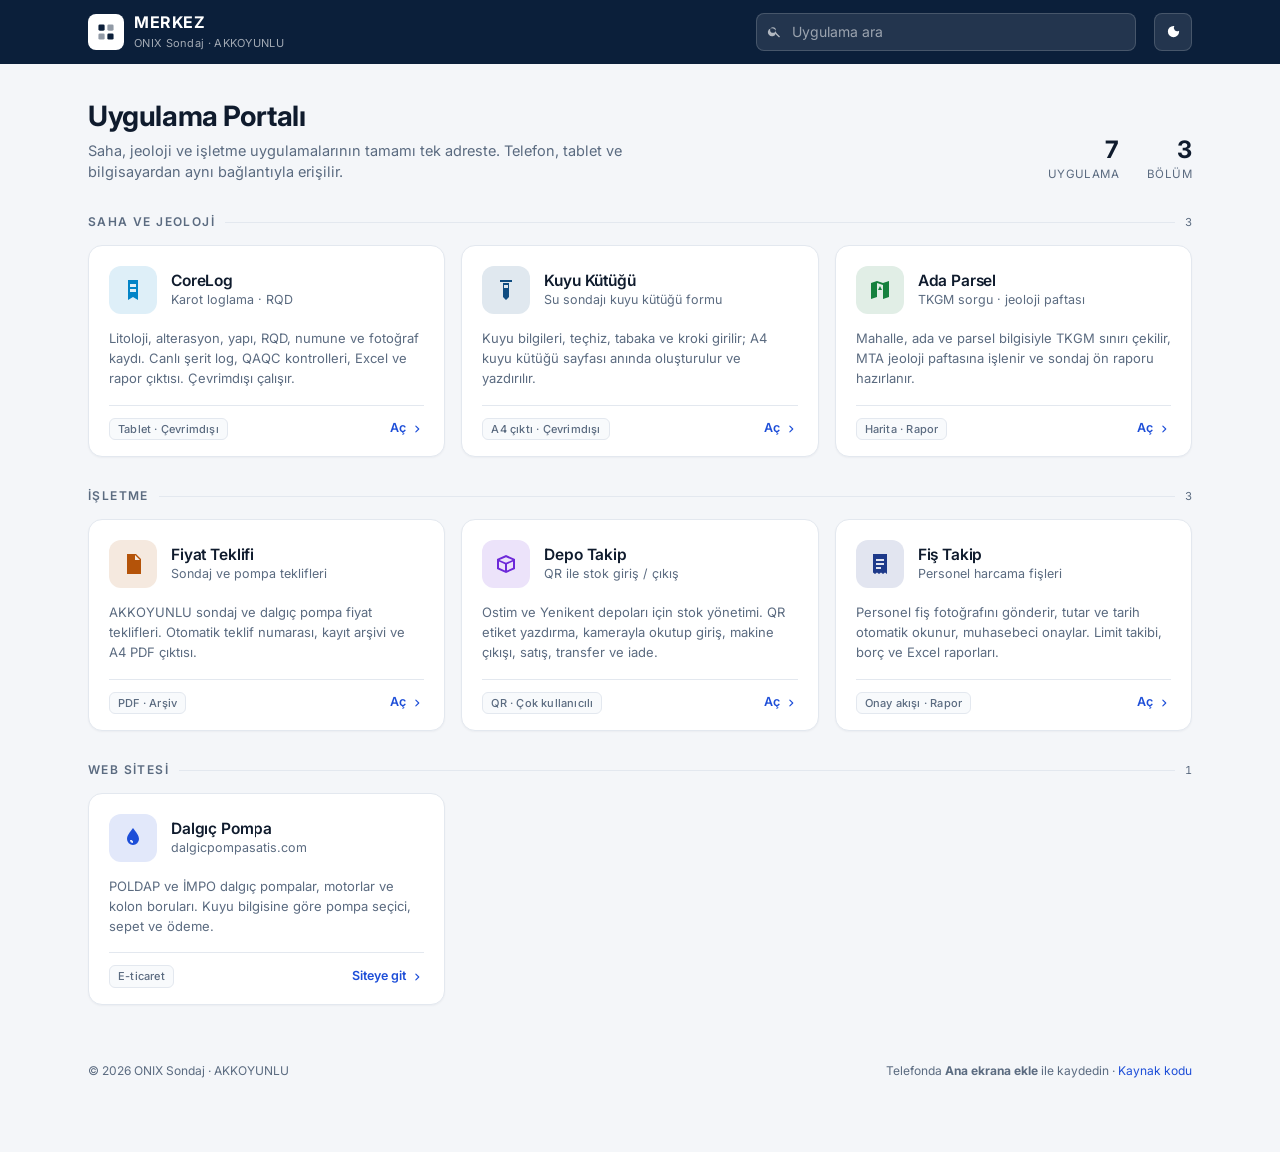
<file: index.html>
<!DOCTYPE html>
<html lang="tr">
<head>
<meta charset="UTF-8">
<meta name="viewport" content="width=device-width, initial-scale=1, viewport-fit=cover">
<meta name="theme-color" content="#0b1f3a">
<meta name="apple-mobile-web-app-capable" content="yes">
<meta name="apple-mobile-web-app-title" content="MERKEZ">
<title>MERKEZ — Uygulama Portalı</title>
<link rel="icon" href="data:image/svg+xml,%3Csvg xmlns='http://www.w3.org/2000/svg' viewBox='0 0 32 32'%3E%3Crect width='32' height='32' rx='7' fill='%230b1f3a'/%3E%3Crect x='7' y='7' width='8' height='8' rx='1.5' fill='%23ffffff'/%3E%3Crect x='17' y='7' width='8' height='8' rx='1.5' fill='%23ffffff' opacity='.55'/%3E%3Crect x='7' y='17' width='8' height='8' rx='1.5' fill='%23ffffff' opacity='.55'/%3E%3Crect x='17' y='17' width='8' height='8' rx='1.5' fill='%23ffffff'/%3E%3C/svg%3E">
<link rel="preconnect" href="https://fonts.googleapis.com">
<link rel="preconnect" href="https://fonts.gstatic.com" crossorigin>
<link href="https://fonts.googleapis.com/css2?family=Inter:wght@400;500;600;700&display=swap" rel="stylesheet">
<script>try{var th=localStorage.getItem("merkez.theme");if(th==="dark"||th==="light")document.documentElement.dataset.theme=th;}catch(e){}</script>
<style>
:root{
  --bg:#f4f6f9;--panel:#ffffff;--line:#e3e8ef;--line-2:#d5dce6;--text:#0f1b2d;--muted:#5b6b80;--soft:#f8fafc;
  --navy:#0b1f3a;--navy-2:#122b4f;--accent:#1d4ed8;--accent-soft:#e8efff;
  --shadow:0 1px 2px rgba(15,27,45,.04);
  --shadow-hover:0 10px 24px -14px rgba(15,27,45,.28);
}
@media (prefers-color-scheme: dark){
  :root:not([data-theme="light"]){
    --bg:#0c1220;--panel:#121a2b;--line:#1f2a3d;--line-2:#2a3750;--text:#e6ebf2;--muted:#8d9bb0;--soft:#0f1626;
    --navy:#0a1730;--navy-2:#0f2140;--accent:#7aa2ff;--accent-soft:#182642;
    --shadow:0 1px 2px rgba(0,0,0,.3);--shadow-hover:0 12px 28px -14px rgba(0,0,0,.7);
  }
}
:root[data-theme="dark"]{
  --bg:#0c1220;--panel:#121a2b;--line:#1f2a3d;--line-2:#2a3750;--text:#e6ebf2;--muted:#8d9bb0;--soft:#0f1626;
  --navy:#0a1730;--navy-2:#0f2140;--accent:#7aa2ff;--accent-soft:#182642;
  --shadow:0 1px 2px rgba(0,0,0,.3);--shadow-hover:0 12px 28px -14px rgba(0,0,0,.7);
}
*{box-sizing:border-box}
html,body{margin:0;background:var(--bg);color:var(--text);font:14px/1.5 Inter,system-ui,-apple-system,"Segoe UI",Roboto,sans-serif;-webkit-text-size-adjust:100%;-webkit-font-smoothing:antialiased}
a{color:inherit;text-decoration:none}
svg{display:block}

/* ---------- Üst bar ---------- */
.top{position:sticky;top:0;z-index:5;background:var(--navy);color:#fff}
.top-in{max-width:1160px;margin:0 auto;padding:10px 16px;display:flex;align-items:center;gap:12px}
.brand{display:flex;align-items:center;gap:10px;flex:none}
.brand .mark{width:30px;height:30px;border-radius:7px;background:#fff;display:grid;place-items:center;flex:none}
.brand .mark svg{width:18px;height:18px}
.brand .t{font-weight:700;font-size:15px;letter-spacing:.6px;line-height:1.1}
.brand .s{display:none;font-size:11px;color:rgba(255,255,255,.62);letter-spacing:.3px;margin-top:2px}
.search{flex:1;min-width:0;display:flex;align-items:center;gap:8px;background:rgba(255,255,255,.1);border:1px solid rgba(255,255,255,.16);border-radius:8px;padding:0 10px;height:36px;transition:background .15s,border-color .15s}
.search:focus-within{background:rgba(255,255,255,.16);border-color:rgba(255,255,255,.4)}
.search input{flex:1;border:0;background:transparent;color:#fff;font:inherit;font-size:14px;outline:none;min-width:0}
.search input::placeholder{color:rgba(255,255,255,.55)}
.search svg{width:15px;height:15px;fill:rgba(255,255,255,.65);flex:none}
.icon-btn{height:36px;width:36px;flex:none;border:1px solid rgba(255,255,255,.16);background:rgba(255,255,255,.1);border-radius:8px;color:#fff;cursor:pointer;display:inline-flex;align-items:center;justify-content:center;padding:0}
.icon-btn:hover{background:rgba(255,255,255,.18)}
.icon-btn svg{width:15px;height:15px;fill:currentColor}

/* ---------- İçerik ---------- */
.wrap{max-width:1160px;margin:0 auto;padding:16px 16px 48px}
.hero{display:none}
.sec{display:flex;align-items:center;gap:10px;margin:18px 0 10px}
.sec:first-of-type{margin-top:2px}
.sec h2{margin:0;font-size:11px;letter-spacing:1.4px;text-transform:uppercase;color:var(--muted);font-weight:600;white-space:nowrap}
.sec .rule{flex:1;height:1px;background:var(--line)}
.sec .n{font-size:11px;color:var(--muted);font-variant-numeric:tabular-nums}

.grid{display:grid;grid-template-columns:repeat(3,1fr);gap:8px}
.tile{position:relative;background:var(--panel);border:1px solid var(--line);border-radius:12px;padding:12px 6px 10px;display:flex;flex-direction:column;align-items:center;text-align:center;gap:5px;box-shadow:var(--shadow);transition:transform .12s,border-color .12s,box-shadow .12s}
.tile:active{transform:scale(.97)}
.tile.hide{display:none}
.tile .main{position:absolute;inset:0;border-radius:inherit;z-index:1}
.ic{width:44px;height:44px;border-radius:11px;display:grid;place-items:center;flex:none;color:var(--c);background:color-mix(in srgb,var(--c) 13%,var(--panel))}
.ic svg{width:22px;height:22px;fill:currentColor}
.tile h3{margin:2px 0 0;font-size:12.5px;line-height:1.2;font-weight:600}
.tile .sub{color:var(--muted);font-size:10.5px;line-height:1.3}
.tile .desc,.tile .foot-row{display:none}
.empty{display:none;text-align:center;color:var(--muted);padding:30px 0;font-size:13px}
.foot{margin-top:28px;color:var(--muted);font-size:11.5px;text-align:center;line-height:1.6}
.foot span{display:block}
.foot a{color:var(--accent)}

/* ---------- Masaüstü ---------- */
@media (min-width:720px){
  .top-in{padding:12px 28px;gap:18px}
  .brand .mark{width:36px;height:36px;border-radius:8px}
  .brand .mark svg{width:22px;height:22px}
  .brand .t{font-size:16px}
  .brand .s{display:block}
  .search{max-width:380px;margin-left:auto;height:38px}
  .icon-btn{height:38px;width:38px}

  .wrap{padding:36px 28px 72px}
  .hero{display:flex;align-items:flex-end;justify-content:space-between;gap:24px;margin:0 0 30px}
  .hero h1{margin:0;font-size:28px;line-height:1.15;font-weight:700;letter-spacing:-.4px}
  .hero p{margin:8px 0 0;color:var(--muted);font-size:14.5px;max-width:560px}
  .hero .stats{display:flex;gap:28px}
  .hero .stat{text-align:right}
  .hero .stat b{display:block;font-size:24px;line-height:1;font-weight:700;letter-spacing:-.4px}
  .hero .stat span{font-size:11.5px;color:var(--muted);letter-spacing:.4px;text-transform:uppercase}

  .sec{margin:30px 0 14px}
  .sec h2{font-size:12px}
  .grid{grid-template-columns:repeat(auto-fill,minmax(340px,1fr));gap:16px}
  .tile{flex-direction:column;align-items:stretch;text-align:left;padding:20px 20px 16px;gap:0;border-radius:14px}
  .tile:hover{border-color:var(--line-2);box-shadow:var(--shadow-hover);transform:translateY(-2px)}
  .tile .head{display:flex;align-items:center;gap:14px}
  .ic{width:48px;height:48px;border-radius:12px}
  .ic svg{width:24px;height:24px}
  .tile .body{flex:1;min-width:0;display:flex;flex-direction:column;gap:2px}
  .tile h3{font-size:15.5px;margin:0;letter-spacing:-.15px}
  .tile .sub{font-size:12.5px}
  .tile .desc{display:block;font-size:13px;color:var(--muted);line-height:1.55;margin:14px 0 0}
  .tile .foot-row{display:flex;align-items:center;justify-content:space-between;margin-top:16px;padding-top:12px;border-top:1px solid var(--line)}
  .tile .badge{font-size:11px;font-weight:500;color:var(--muted);background:var(--soft);border:1px solid var(--line);border-radius:6px;padding:2px 8px;letter-spacing:.2px}
  .tile .go{display:inline-flex;align-items:center;gap:4px;font-size:12.5px;font-weight:600;color:var(--accent)}
  .tile .go svg{width:14px;height:14px;fill:currentColor;transition:transform .15s}
  .tile:hover .go svg{transform:translateX(3px)}
  .foot{margin-top:56px;display:flex;justify-content:space-between;text-align:left;font-size:12px}
  .foot span{display:inline}
}
</style>
</head>
<body>
<header class="top">
  <div class="top-in">
    <a class="brand" href="./" aria-label="MERKEZ">
      <span class="mark"><svg viewBox="0 0 32 32" aria-hidden="true"><rect x="5" y="5" width="9" height="9" rx="2" fill="#0b1f3a"/><rect x="18" y="5" width="9" height="9" rx="2" fill="#0b1f3a" opacity=".45"/><rect x="5" y="18" width="9" height="9" rx="2" fill="#0b1f3a" opacity=".45"/><rect x="18" y="18" width="9" height="9" rx="2" fill="#0b1f3a"/></svg></span>
      <span><span class="t">MERKEZ</span><span class="s">ONIX Sondaj · AKKOYUNLU</span></span>
    </a>
    <label class="search">
      <svg viewBox="0 0 24 24"><path d="M15.5 14h-.8l-.3-.3A6.5 6.5 0 1 0 14 15.5l.3.3v.8l5 5 1.5-1.5-5-5zm-6 0a4.5 4.5 0 1 1 0-9 4.5 4.5 0 0 1 0 9z"/></svg>
      <input id="q" type="search" placeholder="Uygulama ara" autocomplete="off">
    </label>
    <button class="icon-btn" id="theme" title="Açık / koyu tema" aria-label="Tema"><svg viewBox="0 0 24 24"><path d="M12 3a9 9 0 1 0 9 9c0-.5 0-.9-.1-1.3A5.5 5.5 0 0 1 13.3 3.1 9 9 0 0 0 12 3z"/></svg></button>
  </div>
</header>

<main class="wrap">
  <div class="hero">
    <div>
      <h1>Uygulama Portalı</h1>
      <p>Saha, jeoloji ve işletme uygulamalarının tamamı tek adreste. Telefon, tablet ve bilgisayardan aynı bağlantıyla erişilir.</p>
    </div>
    <div class="stats">
      <div class="stat"><b>7</b><span>Uygulama</span></div>
      <div class="stat"><b>3</b><span>Bölüm</span></div>
    </div>
  </div>

  <div class="sec"><h2>Saha ve Jeoloji</h2><span class="rule"></span><span class="n">3</span></div>
  <div class="grid">

    <div class="tile" data-k="corelog karot loglama rqd jeoteknik numune qaqc litoloji tablet">
      <a class="main" href="apps/corelog/" aria-label="CoreLog"></a>
      <div class="head">
        <div class="ic" style="--c:#0284c7"><svg viewBox="0 0 24 24"><path d="M7 2h10v20l-5-3-5 3zM9 6v3h6V6zm0 5v3h6v-3z"/></svg></div>
        <div class="body"><h3>CoreLog</h3><div class="sub">Karot loglama · RQD</div></div>
      </div>
      <div class="desc">Litoloji, alterasyon, yapı, RQD, numune ve fotoğraf kaydı. Canlı şerit log, QAQC kontrolleri, Excel ve rapor çıktısı. Çevrimdışı çalışır.</div>
      <div class="foot-row"><span class="badge">Tablet · Çevrimdışı</span><span class="go">Aç <svg viewBox="0 0 24 24"><path d="M9.3 6.3a1 1 0 0 1 1.4 0l5 5a1 1 0 0 1 0 1.4l-5 5a1 1 0 0 1-1.4-1.4L13.6 12 9.3 7.7a1 1 0 0 1 0-1.4z"/></svg></span></div>
    </div>

    <div class="tile" data-k="kuyu kütüğü kutugu otomasyon su sondaj a4 form">
      <a class="main" href="apps/kuyu-kutugu/" aria-label="Kuyu Kütüğü"></a>
      <div class="head">
        <div class="ic" style="--c:#0f4c81"><svg viewBox="0 0 24 24"><path d="M6 2h12v2H6zm3 3h6v14l-3 3-3-3zm1 2v3h4V7z"/></svg></div>
        <div class="body"><h3>Kuyu Kütüğü</h3><div class="sub">Su sondajı kuyu kütüğü formu</div></div>
      </div>
      <div class="desc">Kuyu bilgileri, teçhiz, tabaka ve kroki girilir; A4 kuyu kütüğü sayfası anında oluşturulur ve yazdırılır.</div>
      <div class="foot-row"><span class="badge">A4 çıktı · Çevrimdışı</span><span class="go">Aç <svg viewBox="0 0 24 24"><path d="M9.3 6.3a1 1 0 0 1 1.4 0l5 5a1 1 0 0 1 0 1.4l-5 5a1 1 0 0 1-1.4-1.4L13.6 12 9.3 7.7a1 1 0 0 1 0-1.4z"/></svg></span></div>
    </div>

    <div class="tile" data-k="ada parsel tkgm tapu pafta jeoloji harita sondaj raporu">
      <a class="main" href="apps/ada-parsel/" aria-label="Ada Parsel"></a>
      <div class="head">
        <div class="ic" style="--c:#15803d"><svg viewBox="0 0 24 24"><path d="M3 5l6-2 6 2 6-2v16l-6 2-6-2-6 2zm6 0v14l6 2V7zM12 8l2 4h-4z"/></svg></div>
        <div class="body"><h3>Ada Parsel</h3><div class="sub">TKGM sorgu · jeoloji paftası</div></div>
      </div>
      <div class="desc">Mahalle, ada ve parsel bilgisiyle TKGM sınırı çekilir, MTA jeoloji paftasına işlenir ve sondaj ön raporu hazırlanır.</div>
      <div class="foot-row"><span class="badge">Harita · Rapor</span><span class="go">Aç <svg viewBox="0 0 24 24"><path d="M9.3 6.3a1 1 0 0 1 1.4 0l5 5a1 1 0 0 1 0 1.4l-5 5a1 1 0 0 1-1.4-1.4L13.6 12 9.3 7.7a1 1 0 0 1 0-1.4z"/></svg></span></div>
    </div>
  </div>

  <div class="sec"><h2>İşletme</h2><span class="rule"></span><span class="n">3</span></div>
  <div class="grid">

    <div class="tile" data-k="fiyat teklifi akkoyunlu sondaj pompa pdf teklif">
      <a class="main" href="https://onixsondaj.github.io/fiyat-teklifi/" aria-label="Fiyat Teklifi"></a>
      <div class="head">
        <div class="ic" style="--c:#b45309"><svg viewBox="0 0 24 24"><path d="M6 2h9l5 5v15H6zm8 1v5h5zM8 12h8v2H8zm0 4h8v2H8z"/></svg></div>
        <div class="body"><h3>Fiyat Teklifi</h3><div class="sub">Sondaj ve pompa teklifleri</div></div>
      </div>
      <div class="desc">AKKOYUNLU sondaj ve dalgıç pompa fiyat teklifleri. Otomatik teklif numarası, kayıt arşivi ve A4 PDF çıktısı.</div>
      <div class="foot-row"><span class="badge">PDF · Arşiv</span><span class="go">Aç <svg viewBox="0 0 24 24"><path d="M9.3 6.3a1 1 0 0 1 1.4 0l5 5a1 1 0 0 1 0 1.4l-5 5a1 1 0 0 1-1.4-1.4L13.6 12 9.3 7.7a1 1 0 0 1 0-1.4z"/></svg></span></div>
    </div>

    <div class="tile" data-k="depo takip stok qr ostim yenikent malzeme">
      <a class="main" href="https://onixsondaj.github.io/depo-takip-/" aria-label="Depo Takip"></a>
      <div class="head">
        <div class="ic" style="--c:#6d28d9"><svg viewBox="0 0 24 24"><path d="M3 7l9-4 9 4v10l-9 4-9-4zm9-1.8L5.5 8 12 10.8 18.5 8zM5 9.6v6.2l6 2.7v-6.2zm14 0-6 2.7v6.2l6-2.7z"/></svg></div>
        <div class="body"><h3>Depo Takip</h3><div class="sub">QR ile stok giriş / çıkış</div></div>
      </div>
      <div class="desc">Ostim ve Yenikent depoları için stok yönetimi. QR etiket yazdırma, kamerayla okutup giriş, makine çıkışı, satış, transfer ve iade.</div>
      <div class="foot-row"><span class="badge">QR · Çok kullanıcılı</span><span class="go">Aç <svg viewBox="0 0 24 24"><path d="M9.3 6.3a1 1 0 0 1 1.4 0l5 5a1 1 0 0 1 0 1.4l-5 5a1 1 0 0 1-1.4-1.4L13.6 12 9.3 7.7a1 1 0 0 1 0-1.4z"/></svg></span></div>
    </div>

    <div class="tile" data-k="fiş takip fis harcama personel muhasebe limit">
      <a class="main" href="https://fis-takip-2697a.web.app/" aria-label="Fiş Takip"></a>
      <div class="head">
        <div class="ic" style="--c:#1e3a8a"><svg viewBox="0 0 24 24"><path d="M5 2h14v20l-2-1.5L15 22l-2-1.5L11 22l-2-1.5L7 22l-2-1.5zm3 5v2h8V7zm0 4v2h8v-2zm0 4v2h5v-2z"/></svg></div>
        <div class="body"><h3>Fiş Takip</h3><div class="sub">Personel harcama fişleri</div></div>
      </div>
      <div class="desc">Personel fiş fotoğrafını gönderir, tutar ve tarih otomatik okunur, muhasebeci onaylar. Limit takibi, borç ve Excel raporları.</div>
      <div class="foot-row"><span class="badge">Onay akışı · Rapor</span><span class="go">Aç <svg viewBox="0 0 24 24"><path d="M9.3 6.3a1 1 0 0 1 1.4 0l5 5a1 1 0 0 1 0 1.4l-5 5a1 1 0 0 1-1.4-1.4L13.6 12 9.3 7.7a1 1 0 0 1 0-1.4z"/></svg></span></div>
    </div>
  </div>

  <div class="sec"><h2>Web Sitesi</h2><span class="rule"></span><span class="n">1</span></div>
  <div class="grid">

    <div class="tile" data-k="dalgıç pompa satış e-ticaret poldap impo">
      <a class="main" href="https://www.dalgicpompasatis.com/" aria-label="Dalgıç Pompa Satış"></a>
      <div class="head">
        <div class="ic" style="--c:#1d4ed8"><svg viewBox="0 0 24 24"><path d="M12 2c-3 4-6 7.5-6 11a6 6 0 0 0 12 0c0-3.5-3-7-6-11zm0 15a3 3 0 0 1-3-3h2a1 1 0 0 0 1 1z"/></svg></div>
        <div class="body"><h3>Dalgıç Pompa</h3><div class="sub">dalgicpompasatis.com</div></div>
      </div>
      <div class="desc">POLDAP ve İMPO dalgıç pompalar, motorlar ve kolon boruları. Kuyu bilgisine göre pompa seçici, sepet ve ödeme.</div>
      <div class="foot-row"><span class="badge">E-ticaret</span><span class="go">Siteye git <svg viewBox="0 0 24 24"><path d="M9.3 6.3a1 1 0 0 1 1.4 0l5 5a1 1 0 0 1 0 1.4l-5 5a1 1 0 0 1-1.4-1.4L13.6 12 9.3 7.7a1 1 0 0 1 0-1.4z"/></svg></span></div>
    </div>
  </div>

  <div class="empty" id="empty">Aramanıza uyan uygulama bulunamadı.</div>

  <footer class="foot">
    <span>© <span id="year"></span> ONIX Sondaj · AKKOYUNLU</span>
    <span>Telefonda <b>Ana ekrana ekle</b> ile kaydedin · <a href="https://github.com/ONIXSONDAJ/merkez">Kaynak kodu</a></span>
  </footer>
</main>

<script>
(function(){
  var q = document.getElementById('q');
  var tiles = Array.prototype.slice.call(document.querySelectorAll('.tile'));
  function norm(s){ return (s||'').toLocaleLowerCase('tr'); }
  q.addEventListener('input', function(){
    var v = norm(q.value.trim()), n = 0;
    tiles.forEach(function(c){
      var hit = !v || norm(c.textContent + ' ' + c.dataset.k).indexOf(v) >= 0;
      c.classList.toggle('hide', !hit); if (hit) n++;
    });
    document.querySelectorAll('.sec').forEach(function(s){
      var g = s.nextElementSibling;
      var vis = g ? g.querySelectorAll('.tile:not(.hide)').length : 0;
      s.style.display = vis ? '' : 'none'; if (g) g.style.display = vis ? '' : 'none';
      var n = s.querySelector('.n'); if (n) n.textContent = vis;
    });
    document.getElementById('empty').style.display = n ? 'none' : 'block';
  });
  document.getElementById('theme').addEventListener('click', function(){
    var cur = document.documentElement.dataset.theme;
    var dark = cur ? cur === 'dark' : matchMedia('(prefers-color-scheme: dark)').matches;
    var next = dark ? 'light' : 'dark';
    document.documentElement.dataset.theme = next;
    try { localStorage.setItem('merkez.theme', next); } catch(e){}
  });
  document.getElementById('year').textContent = new Date().getFullYear();
})();
</script>
</body>
</html>
</file>
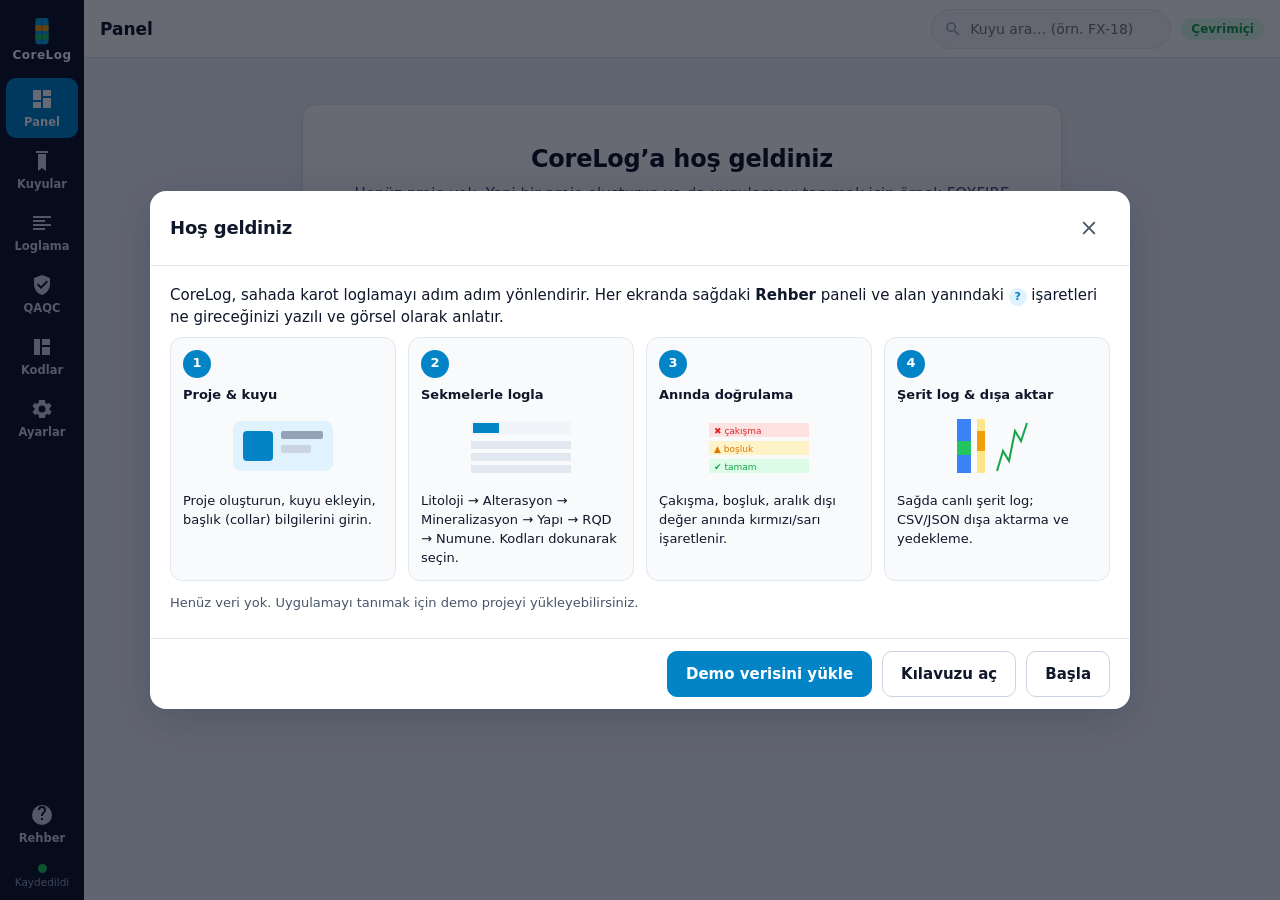
<file: apps/corelog/index.html>
<!DOCTYPE html>
<html lang="tr">
<head>
  <meta charset="UTF-8" />
  <meta name="viewport" content="width=device-width, initial-scale=1, viewport-fit=cover" />
  <meta name="theme-color" content="#0f172a" />
  <script>try{var th=localStorage.getItem("corelog.theme");if(th==="dark"||th==="light")document.documentElement.dataset.theme=th;}catch(e){}</script>
  <meta name="apple-mobile-web-app-capable" content="yes" />
  <meta name="apple-mobile-web-app-status-bar-style" content="black-translucent" />
  <title>CoreLog — Karot Loglama Sistemi</title>
  <link rel="manifest" href="manifest.json" />
  <link rel="icon" href="icons/icon.svg" type="image/svg+xml" />
  <link rel="apple-touch-icon" href="icons/icon-192.png" />
  <link rel="stylesheet" href="css/app.css" />
</head>
<body>
  <div id="app" class="app">
    <!-- Sol gezinme rayı -->
    <nav class="rail" id="rail" aria-label="Ana menü">
      <div class="rail-brand" title="CoreLog">
        <svg viewBox="0 0 32 32" width="30" height="30" aria-hidden="true">
          <rect x="9" y="2" width="14" height="28" rx="3" fill="#0ea5e9"/>
          <rect x="9" y="10" width="14" height="6" fill="#f59e0b"/>
          <rect x="9" y="20" width="14" height="5" fill="#22c55e"/>
          <line x1="16" y1="2" x2="16" y2="30" stroke="#0f172a" stroke-width="1" opacity=".3"/>
        </svg>
        <span class="rail-brand-text">CoreLog</span>
      </div>
      <button class="rail-btn" data-route="dashboard" title="Panel">
        <svg viewBox="0 0 24 24"><path d="M3 13h8V3H3zm10 8h8V11h-8zM3 21h8v-6H3zm10-18v6h8V3z"/></svg><span data-tr="Panel">Panel</span>
      </button>
      <button class="rail-btn" data-route="holes" title="Kuyular">
        <svg viewBox="0 0 24 24"><path d="M6 2h12v2H6zm2 3h8v17l-4-3-4 3z"/></svg><span data-tr="Kuyular">Kuyular</span>
      </button>
      <button class="rail-btn" data-route="log" title="Loglama" id="railLog">
        <svg viewBox="0 0 24 24"><path d="M3 5h18v2H3zm0 4h12v2H3zm0 4h18v2H3zm0 4h12v2H3z"/></svg><span data-tr="Loglama">Loglama</span>
      </button>
      <button class="rail-btn" data-route="qaqc" title="QAQC">
        <svg viewBox="0 0 24 24"><path d="M12 2 4 5v6c0 5 3.4 9.7 8 11 4.6-1.3 8-6 8-11V5zm-1 14-4-4 1.4-1.4L11 13.2l5.6-5.6L18 9z"/></svg><span data-tr="QAQC">QAQC</span>
      </button>
      <button class="rail-btn" data-route="library" title="Kod Kütüphanesi">
        <svg viewBox="0 0 24 24"><path d="M4 4h6v16H4zm8 0h8v6h-8zm0 8h8v8h-8z"/></svg><span data-tr="Kodlar">Kodlar</span>
      </button>
      <button class="rail-btn" data-route="settings" title="Ayarlar / Dışa aktar">
        <svg viewBox="0 0 24 24"><path d="M19.4 13a7.6 7.6 0 0 0 0-2l2.1-1.6-2-3.5-2.5 1a7.4 7.4 0 0 0-1.7-1L15 3H9l-.4 2.9a7.4 7.4 0 0 0-1.7 1l-2.5-1-2 3.5L4.6 11a7.6 7.6 0 0 0 0 2l-2.1 1.6 2 3.5 2.5-1a7.4 7.4 0 0 0 1.7 1L9 21h6l.4-2.9a7.4 7.4 0 0 0 1.7-1l2.5 1 2-3.5zM12 15.5A3.5 3.5 0 1 1 12 8.5a3.5 3.5 0 0 1 0 7z"/></svg><span data-tr="Ayarlar">Ayarlar</span>
      </button>
      <div class="rail-spacer"></div>
      <button class="rail-btn" id="btnGuideToggle" title="Rehber (yardım paneli)">
        <svg viewBox="0 0 24 24"><path d="M12 2a10 10 0 1 0 0 20 10 10 0 0 0 0-20zm1 15h-2v-2h2zm2.1-7.7-.9.9c-.7.7-1.2 1.3-1.2 2.8h-2v-.5c0-1.1.4-2.1 1.2-2.8l1.2-1.2a1.9 1.9 0 0 0 .6-1.5 2 2 0 0 0-4 0H8a4 4 0 0 1 8 0c0 .9-.4 1.7-.9 2.3z"/></svg><span data-tr="Rehber">Rehber</span>
      </button>
      <div class="rail-status" id="railStatus" title="Kayıt durumu">
        <span class="dot ok"></span><span class="rail-status-text" data-tr="Kaydedildi">Kaydedildi</span>
      </div>
    </nav>

    <!-- Ana içerik -->
    <main class="main" id="main">
      <header class="topbar">
        <button class="icon-btn only-mobile" id="btnMenu" aria-label="Menü">
          <svg viewBox="0 0 24 24"><path d="M3 6h18v2H3zm0 5h18v2H3zm0 5h18v2H3z"/></svg>
        </button>
        <div class="crumbs" id="crumbs"></div>
        <div class="topbar-right">
          <div class="search-box">
            <svg viewBox="0 0 24 24"><path d="M15.5 14h-.8l-.3-.3a6.5 6.5 0 1 0-.7.7l.3.3v.8l5 5 1.5-1.5zm-6 0a4.5 4.5 0 1 1 0-9 4.5 4.5 0 0 1 0 9z"/></svg>
            <input id="globalSearch" type="search" placeholder="Kuyu ara… (örn. FX-18)" data-tr-ph="Kuyu ara… (örn. FX-18)" />
          </div>
          <span class="online-badge" id="onlineBadge">Çevrimiçi</span>
        </div>
      </header>
      <section class="content" id="content"></section>
    </main>

    <!-- Sağ rehber paneli -->
    <aside class="guide" id="guide" aria-label="Rehber paneli">
      <div class="guide-head">
        <strong data-tr="Rehber">Rehber</strong>
        <button class="btn sm ghost" id="btnGuideAll" title="Tüm açıklamaları tek sayfada gör" data-tr="Tam kılavuz">Tam kılavuz</button>
        <button class="icon-btn" id="btnGuideClose" aria-label="Kapat"><svg viewBox="0 0 24 24"><path d="M19 6.4 17.6 5 12 10.6 6.4 5 5 6.4l5.6 5.6L5 17.6 6.4 19l5.6-5.6 5.6 5.6 1.4-1.4-5.6-5.6z"/></svg></button>
      </div>
      <div class="guide-body" id="guideBody"></div>
    </aside>
  </div>

  <div id="sheetRoot"></div>
  <div id="modalRoot"></div>
  <div id="toastRoot" class="toast-root"></div>

  <script src="js/bundle.js?v=202609140612"></script>
</body>
</html>
</file>
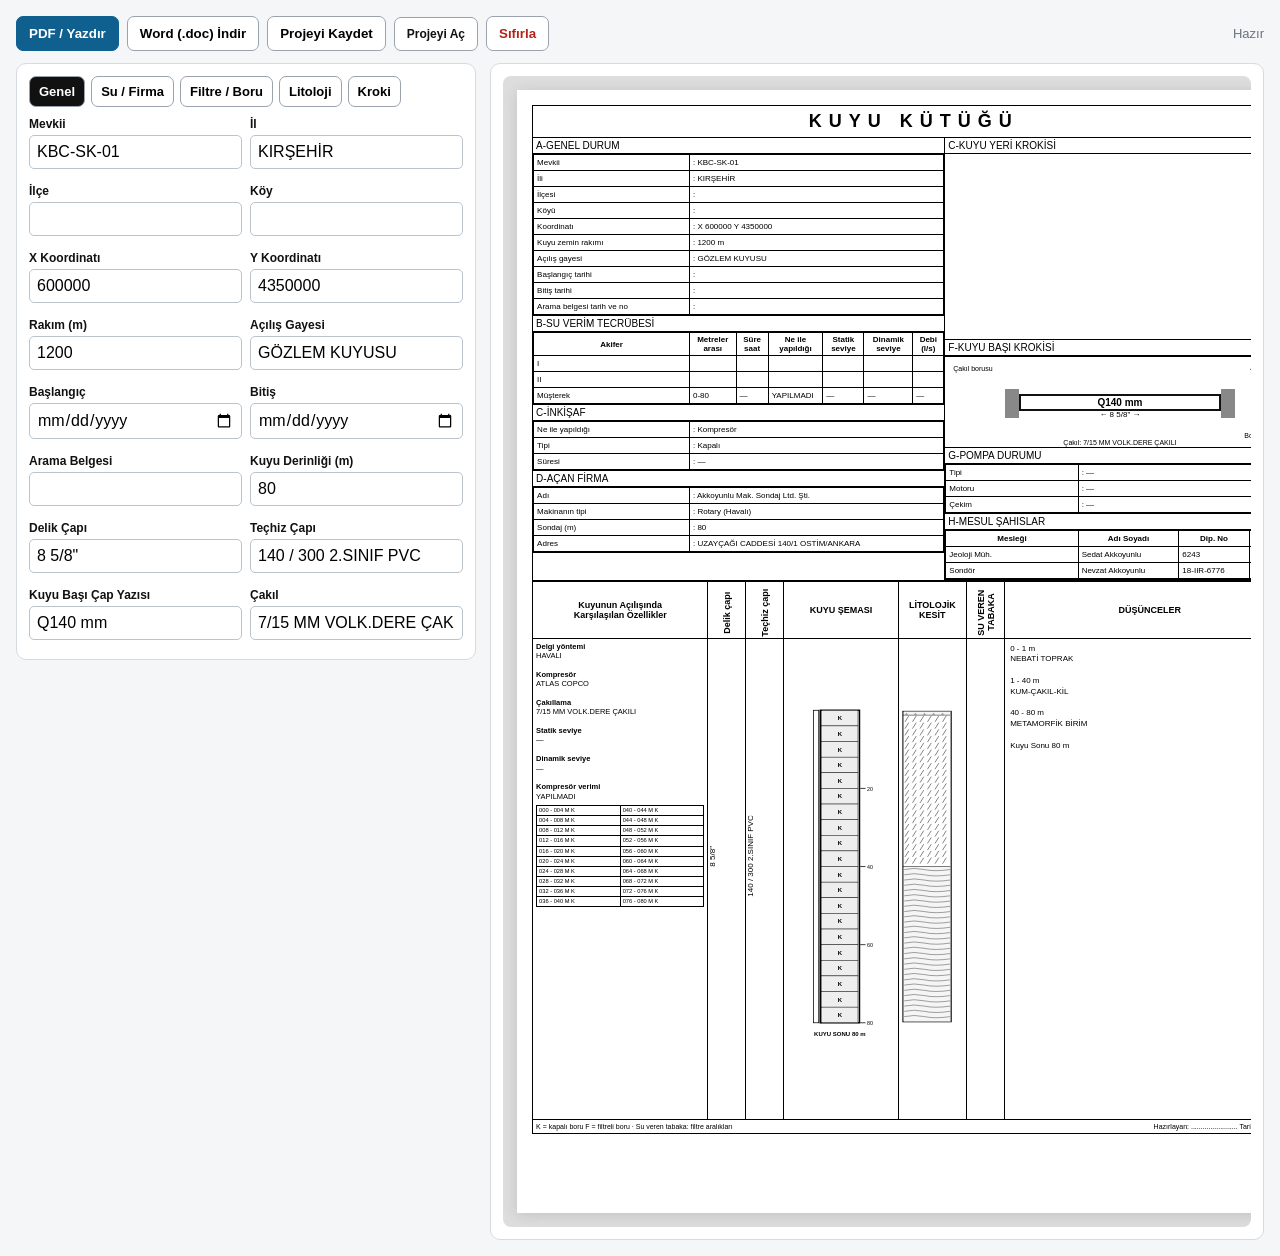
<file: apps/kuyu-kutugu/index.html>
<!doctype html>
<html lang="tr">
<head>
<meta charset="utf-8">
<meta name="viewport" content="width=device-width,initial-scale=1">
<title>Kuyu Kütüğü Otomasyonu</title>
<style>
:root{
  --bg:#f4f6f8; --panel:#fff; --line:#111; --muted:#6b7280; --accent:#0f5f8f;
}
*{box-sizing:border-box}
body{margin:0;font-family:Arial,Helvetica,sans-serif;background:var(--bg);color:#111}
.app{max-width:1500px;margin:0 auto;padding:16px}
.toolbar{display:flex;gap:8px;flex-wrap:wrap;align-items:center;margin-bottom:12px}
button,.filebtn{border:1px solid #9aa3ad;background:#fff;padding:9px 12px;border-radius:7px;cursor:pointer;font-weight:600}
button.primary{background:#0f5f8f;color:#fff;border-color:#0f5f8f}
button.danger{color:#b42318}
.filebtn input{display:none}
.status{font-size:13px;color:var(--muted);margin-left:auto}
.layout{display:grid;grid-template-columns:minmax(360px,460px) minmax(620px,1fr);gap:14px;align-items:start}
.panel{background:var(--panel);border:1px solid #d6dbe0;border-radius:10px;padding:12px}
.tabs{display:flex;gap:6px;flex-wrap:wrap;margin-bottom:10px}
.tabbtn{font-size:13px;padding:7px 9px}
.tabbtn.active{background:#111;color:#fff}
.tab{display:none}.tab.active{display:block}
.grid2{display:grid;grid-template-columns:1fr 1fr;gap:8px}
.field{display:flex;flex-direction:column;gap:4px;margin-bottom:7px}
label{font-size:12px;font-weight:700}
input,select,textarea{width:100%;padding:7px;border:1px solid #bbc3cc;border-radius:5px;font:inherit}
textarea{min-height:72px;resize:vertical}
.smallnote{font-size:12px;color:var(--muted);margin:5px 0 10px}
.row-actions{display:flex;gap:6px;flex-wrap:wrap;margin:8px 0}
.tablewrap{overflow:auto;max-height:330px;border:1px solid #ddd}
table.editor{border-collapse:collapse;width:100%;font-size:12px}
table.editor th,table.editor td{border:1px solid #ddd;padding:5px;text-align:center}
table.editor input,table.editor select{padding:4px;font-size:12px}
.preview-wrap{overflow:auto;background:#ddd;padding:14px;border-radius:8px}
.sheet{
  width:210mm; min-height:297mm; margin:auto; background:white; color:#000;
  box-shadow:0 2px 14px rgba(0,0,0,.12); padding:4mm; font-family:Arial,Helvetica,sans-serif;
}
.k-title{border:1.4px solid #000;text-align:center;font-size:18px;font-weight:700;letter-spacing:7px;padding:5px 0}
.topgrid{display:grid;grid-template-columns:54% 46%;border-left:1.4px solid #000;border-right:1.4px solid #000}
.block{border-bottom:1.4px solid #000}
.block-title{font-size:10px;border-bottom:1px solid #000;padding:2px 3px}
.formtbl{width:100%;border-collapse:collapse;font-size:8px}
.formtbl td,.formtbl th{border:1px solid #000;padding:2px 3px;height:16px}
.formtbl td:first-child{width:38%}
.right-block{border-left:1.4px solid #000}
.kroki-box{height:49mm;border-top:0;display:flex;align-items:center;justify-content:center;overflow:hidden}
.kroki-box img{max-width:100%;max-height:100%;object-fit:contain}
.wellhead{height:24mm;position:relative;display:flex;align-items:center;justify-content:center;border-top:1px solid #000}
.pipe{width:58%;height:17px;border:2px solid #111;position:relative}
.pipe:before,.pipe:after{content:"";position:absolute;top:-7px;width:14px;height:29px;background:#888}
.pipe:before{left:-16px}.pipe:after{right:-16px}
.pipe .diam{font-size:10px;font-weight:700;text-align:center;line-height:13px}
.pipe .inch{font-size:8px;text-align:center;border-top:1px solid #111}
.wh-label{position:absolute;font-size:7px}
.wh-left{left:8px;top:8px}.wh-r1{right:7px;top:7px}.wh-r2{right:7px;bottom:8px}.wh-bottom{bottom:1px;left:50%;transform:translateX(-50%);white-space:nowrap}
.bottomgrid{display:grid;grid-template-columns:23% 5% 5% 15% 9% 5% 38%;border:1.4px solid #000;border-top:2px double #000;min-height:143mm}
.bcell{border-right:1px solid #000;position:relative;overflow:hidden}
.bcell:last-child{border-right:0}
.bhead{height:15mm;border-bottom:1px solid #000;display:flex;align-items:center;justify-content:center;text-align:center;font-size:9px;font-weight:700;padding:2px}
.vhead{writing-mode:vertical-rl;transform:rotate(180deg);height:15mm;margin:auto}
.features{padding:3px;font-size:7.5px;line-height:1.25}
.kf-mini{width:100%;border-collapse:collapse;font-size:5.7px;margin-top:4px}
.kf-mini td{border:1px solid #000;padding:1px 2px}
.vvalue{writing-mode:vertical-rl;transform:rotate(180deg);height:115mm;display:flex;align-items:center;justify-content:center;font-size:8px}
.scheme-body,.lith-body,.water-body,.thoughts-body{height:122mm;position:relative}
.scheme-body svg,.lith-body svg{width:100%;height:100%;display:block}
.thoughts-body{font-size:8px;padding:5px;white-space:pre-wrap;line-height:1.35}
.legend{position:absolute;left:4px;right:4px;bottom:3px;font-size:6px;border-top:1px dashed #777;padding-top:2px}
.footerline{border:1.4px solid #000;border-top:0;font-size:7px;padding:3px;display:flex;justify-content:space-between}
@media(max-width:1100px){.layout{grid-template-columns:1fr}.preview-wrap{max-height:none}}
@media print{
 body{background:#fff}
 .app>.toolbar,.layout>.panel:first-child{display:none!important}
 .app{padding:0;max-width:none}
 .layout{display:block}
 .layout>.panel:nth-child(2){border:0;padding:0}
 .preview-wrap{padding:0;background:#fff;overflow:visible}
 .sheet{box-shadow:none;margin:0;width:210mm;height:297mm;min-height:297mm;page-break-after:always}
}
</style>
</head>
<body>
<div class="app">
  <div class="toolbar">
    <button type="button" class="primary" id="btnPrint">PDF / Yazdır</button>
    <button type="button" id="btnWord">Word (.doc) İndir</button>
    <button type="button" id="btnSave">Projeyi Kaydet</button>
    <label class="filebtn">Projeyi Aç<input id="loadProject" type="file" accept=".json,application/json"></label>
    <button type="button" id="btnReset" class="danger">Sıfırla</button>
    <span class="status" id="status">Hazır</span>
  </div>

  <div class="layout">
    <section class="panel">
      <div class="tabs">
        <button type="button" class="tabbtn active" data-tab="genel">Genel</button>
        <button type="button" class="tabbtn" data-tab="su">Su / Firma</button>
        <button type="button" class="tabbtn" data-tab="boru">Filtre / Boru</button>
        <button type="button" class="tabbtn" data-tab="lito">Litoloji</button>
        <button type="button" class="tabbtn" data-tab="kroki">Kroki</button>
      </div>

      <div class="tab active" id="tab-genel">
        <div class="grid2">
          <div class="field"><label>Mevkii</label><input id="mevkii" value="KBC-SK-01"></div>
          <div class="field"><label>İl</label><input id="il" value="KIRŞEHİR"></div>
          <div class="field"><label>İlçe</label><input id="ilce"></div>
          <div class="field"><label>Köy</label><input id="koy"></div>
          <div class="field"><label>X Koordinatı</label><input id="x" value="600000"></div>
          <div class="field"><label>Y Koordinatı</label><input id="y" value="4350000"></div>
          <div class="field"><label>Rakım (m)</label><input id="rakim" value="1200"></div>
          <div class="field"><label>Açılış Gayesi</label><input id="amac" value="GÖZLEM KUYUSU"></div>
          <div class="field"><label>Başlangıç</label><input id="baslangic" type="date"></div>
          <div class="field"><label>Bitiş</label><input id="bitis" type="date"></div>
          <div class="field"><label>Arama Belgesi</label><input id="arama"></div>
          <div class="field"><label>Kuyu Derinliği (m)</label><input id="derinlik" type="number" min="1" max="1000" step="0.5" value="80"></div>
          <div class="field"><label>Delik Çapı</label><input id="delik" value='8 5/8"'></div>
          <div class="field"><label>Teçhiz Çapı</label><input id="techiz" value="140 / 300 2.SINIF PVC"></div>
          <div class="field"><label>Kuyu Başı Çap Yazısı</label><input id="qcap" value="Q140 mm"></div>
          <div class="field"><label>Çakıl</label><input id="cakil" value="7/15 MM VOLK.DERE ÇAKILI"></div>
        </div>
      </div>

      <div class="tab" id="tab-su">
        <div class="grid2">
          <div class="field"><label>İnkişaf</label><input id="inkisaf" value="Kompresör"></div>
          <div class="field"><label>İnkişaf Tipi</label><input id="inktip" value="Kapalı"></div>
          <div class="field"><label>Statik Seviye</label><input id="statik" value="—"></div>
          <div class="field"><label>Dinamik Seviye</label><input id="dinamik" value="—"></div>
          <div class="field"><label>Debi (l/s)</label><input id="debi" value="—"></div>
          <div class="field"><label>Su Deneyi</label><input id="deney" value="YAPILMADI"></div>
          <div class="field"><label>Açan Firma</label><input id="firma" value="Akkoyunlu Mak. Sondaj Ltd. Şti."></div>
          <div class="field"><label>Makina Tipi</label><input id="makina" value="Rotary (Havalı)"></div>
          <div class="field"><label>Adres</label><input id="adres" value="UZAYÇAĞI CADDESİ 140/1 OSTİM/ANKARA"></div>
          <div class="field"><label>Jeoloji Müh.</label><input id="jeolog" value="Sedat Akkoyunlu"></div>
          <div class="field"><label>Diploma No</label><input id="dipno" value="6243"></div>
          <div class="field"><label>Sondör</label><input id="sondor" value="Nevzat Akkoyunlu"></div>
          <div class="field"><label>Sondör Belge No</label><input id="sondorNo" value="18-IIR-6776"></div>
        </div>
      </div>

      <div class="tab" id="tab-boru">
        <div class="smallnote">Derinliğe göre 4 m'lik satırları otomatik oluştur. Sonra istediğin satırı K veya F yap.</div>
        <div class="row-actions">
          <button type="button" id="btnAutoPipe">4 m Boruları Oluştur</button>
          <button type="button" id="btnToggleAll">Tümünü K Yap</button>
        </div>
        <div class="tablewrap">
          <table class="editor" id="pipeTable">
            <thead><tr><th>Başlangıç</th><th>Bitiş</th><th>Tip</th><th></th></tr></thead>
            <tbody></tbody>
          </table>
        </div>
        <div class="row-actions"><button type="button" id="btnAddPipe">+ 4 m Satır Ekle</button></div>
      </div>

      <div class="tab" id="tab-lito">
        <div class="row-actions"><button type="button" id="btnAddLith">Litoloji Satırı Ekle</button></div>
        <div class="tablewrap">
          <table class="editor" id="lithTable">
            <thead><tr><th>Başlangıç</th><th>Bitiş</th><th>Açıklama</th><th></th></tr></thead>
            <tbody></tbody>
          </table>
        </div>
        <div class="field" style="margin-top:8px"><label>Düşünceler Ek Not</label><textarea id="dusunceEk"></textarea></div>
      </div>

      <div class="tab" id="tab-kroki">
        <div class="field">
          <label>Kuyu Yeri Krokisi / Uydu Görseli</label>
          <input id="kroki" type="file" accept="image/*">
        </div>
        <div class="smallnote">Görsel seçmezsen alan boş kalır. Görsel yalnızca bu proje açıkken tarayıcı belleğinde tutulur; proje JSON'una otomatik gömülür.</div>
      </div>
    </section>

    <section class="panel">
      <div class="preview-wrap">
        <div class="sheet" id="sheet">
          <div class="k-title">KUYU KÜTÜĞÜ</div>
          <div class="topgrid">
            <div>
              <div class="block">
                <div class="block-title">A-GENEL DURUM</div>
                <table class="formtbl" id="pvGeneral"></table>
              </div>
              <div class="block">
                <div class="block-title">B-SU VERİM TECRÜBESİ</div>
                <table class="formtbl">
                  <tr><th>Akifer</th><th>Metreler arası</th><th>Süre saat</th><th>Ne ile yapıldığı</th><th>Statik seviye</th><th>Dinamik seviye</th><th>Debi (l/s)</th></tr>
                  <tr><td>I</td><td></td><td></td><td></td><td></td><td></td><td></td></tr>
                  <tr><td>II</td><td></td><td></td><td></td><td></td><td></td><td></td></tr>
                  <tr><td>Müşterek</td><td id="pvRange"></td><td>—</td><td id="pvDeney"></td><td id="pvStatik"></td><td id="pvDinamik"></td><td id="pvDebi"></td></tr>
                </table>
              </div>
              <div class="block">
                <div class="block-title">C-İNKİŞAF</div>
                <table class="formtbl">
                  <tr><td>Ne ile yapıldığı</td><td id="pvInkisaf"></td></tr>
                  <tr><td>Tipi</td><td id="pvInkTip"></td></tr>
                  <tr><td>Süresi</td><td>: —</td></tr>
                </table>
              </div>
              <div class="block">
                <div class="block-title">D-AÇAN FİRMA</div>
                <table class="formtbl">
                  <tr><td>Adı</td><td id="pvFirma"></td></tr>
                  <tr><td>Makinanın tipi</td><td id="pvMakina"></td></tr>
                  <tr><td>Sondaj (m)</td><td id="pvDepth"></td></tr>
                  <tr><td>Adres</td><td id="pvAdres"></td></tr>
                </table>
              </div>
            </div>
            <div class="right-block">
              <div class="block">
                <div class="block-title">C-KUYU YERİ KROKİSİ</div>
                <div class="kroki-box"><img id="pvKroki" alt="" style="display:none"></div>
              </div>
              <div class="block">
                <div class="block-title">F-KUYU BAŞI KROKİSİ</div>
                <div class="wellhead">
                  <span class="wh-label wh-left">Çakıl borusu</span>
                  <span class="wh-label wh-r1">Ağız betonu</span>
                  <span class="wh-label wh-r2">Boğaz betonu</span>
                  <div class="pipe"><div class="diam" id="pvQcap">Q140 mm</div><div class="inch" id="pvDelik">8 5/8"</div></div>
                  <span class="wh-label wh-bottom" id="pvCakil">Çakıl: 7/15 MM VOLK.DERE ÇAKILI</span>
                </div>
              </div>
              <div class="block">
                <div class="block-title">G-POMPA DURUMU</div>
                <table class="formtbl"><tr><td>Tipi</td><td>: —</td></tr><tr><td>Motoru</td><td>: —</td></tr><tr><td>Çekim</td><td>: —</td></tr></table>
              </div>
              <div class="block">
                <div class="block-title">H-MESUL ŞAHISLAR</div>
                <table class="formtbl" id="pvPeople"></table>
              </div>
            </div>
          </div>

          <div class="bottomgrid">
            <div class="bcell">
              <div class="bhead">Kuyunun Açılışında<br>Karşılaşılan Özellikler</div>
              <div class="features" id="pvFeatures"></div>
            </div>
            <div class="bcell">
              <div class="bhead"><span class="vhead">Delik çapı</span></div>
              <div class="vvalue" id="pvDelikV"></div>
            </div>
            <div class="bcell">
              <div class="bhead"><span class="vhead">Teçhiz çapı</span></div>
              <div class="vvalue" id="pvTechV"></div>
            </div>
            <div class="bcell">
              <div class="bhead">KUYU ŞEMASI</div>
              <div class="scheme-body" id="schemeBody"></div>
            </div>
            <div class="bcell">
              <div class="bhead">LİTOLOJİK<br>KESİT</div>
              <div class="lith-body" id="lithBody"></div>
            </div>
            <div class="bcell">
              <div class="bhead"><span class="vhead">SU VEREN TABAKA</span></div>
              <div class="water-body"></div>
            </div>
            <div class="bcell">
              <div class="bhead">DÜŞÜNCELER</div>
              <div class="thoughts-body" id="pvThoughts"></div>
            </div>
          </div>
          <div class="footerline"><span>K = kapalı boru  F = filtreli boru · Su veren tabaka: filtre aralıkları</span><span>Hazırlayan: ........................ Tarih: .................</span></div>
        </div>
      </div>
    </section>
  </div>
</div>

<script>
(() => {
  const $ = id => document.getElementById(id);
  const state = { pipes: [], lith: [], krokiData: '' };
  const ids = ['mevkii','il','ilce','koy','x','y','rakim','amac','baslangic','bitis','arama','derinlik','delik','techiz','qcap','cakil','inkisaf','inktip','statik','dinamik','debi','deney','firma','makina','adres','jeolog','dipno','sondor','sondorNo','dusunceEk'];
  const val = id => $(id).value.trim();
  const esc = s => String(s ?? '').replace(/[&<>"']/g, c => ({'&':'&amp;','<':'&lt;','>':'&gt;','"':'&quot;',"'":'&#39;'}[c]));
  const fmtDate = s => {
    if(!s) return '';
    const [y,m,d] = s.split('-'); return `${d}.${m}.${y}`;
  };
  const num = (x, fallback=0) => { const n=Number(String(x).replace(',','.')); return Number.isFinite(n)?n:fallback; };
  function setStatus(s){ $('status').textContent=s; }

  function addPipe(start=0,end=4,type='K'){
    state.pipes.push({start,end,type});
    renderPipeEditor(); updatePreview();
  }
  function autoPipes(){
    const d=Math.max(1, Math.min(1000, num(val('derinlik'),80)));
    state.pipes=[];
    for(let s=0;s<d;s+=4) state.pipes.push({start:s,end:Math.min(s+4,d),type:'K'});
    renderPipeEditor(); updatePreview();
  }
  function renderPipeEditor(){
    const tb=$('pipeTable').querySelector('tbody'); tb.innerHTML='';
    state.pipes.forEach((p,i)=>{
      const tr=document.createElement('tr');
      tr.innerHTML=`<td><input type="number" step="0.5" value="${p.start}"></td><td><input type="number" step="0.5" value="${p.end}"></td>
      <td><select><option value="K"${p.type==='K'?' selected':''}>K - Kapalı</option><option value="F"${p.type==='F'?' selected':''}>F - Filtreli</option></select></td>
      <td><button type="button" data-del="${i}">Sil</button></td>`;
      const [a,b]=tr.querySelectorAll('input'); const s=tr.querySelector('select');
      a.addEventListener('input',()=>{state.pipes[i].start=num(a.value);updatePreview()});
      b.addEventListener('input',()=>{state.pipes[i].end=num(b.value);updatePreview()});
      s.addEventListener('change',()=>{state.pipes[i].type=s.value;updatePreview()});
      tr.querySelector('button').addEventListener('click',()=>{state.pipes.splice(i,1);renderPipeEditor();updatePreview()});
      tb.appendChild(tr);
    });
  }
  function addLith(start=0,end=10,text=''){
    state.lith.push({start,end,text}); renderLithEditor(); updatePreview();
  }
  function renderLithEditor(){
    const tb=$('lithTable').querySelector('tbody');tb.innerHTML='';
    state.lith.forEach((l,i)=>{
      const tr=document.createElement('tr');
      tr.innerHTML=`<td><input type="number" step="0.5" value="${l.start}"></td><td><input type="number" step="0.5" value="${l.end}"></td><td><input value="${esc(l.text)}"></td><td><button type="button">Sil</button></td>`;
      const inputs=tr.querySelectorAll('input');
      inputs[0].addEventListener('input',()=>{state.lith[i].start=num(inputs[0].value);updatePreview()});
      inputs[1].addEventListener('input',()=>{state.lith[i].end=num(inputs[1].value);updatePreview()});
      inputs[2].addEventListener('input',()=>{state.lith[i].text=inputs[2].value;updatePreview()});
      tr.querySelector('button').addEventListener('click',()=>{state.lith.splice(i,1);renderLithEditor();updatePreview()});
      tb.appendChild(tr);
    });
  }
  function pipeMini(){
    const rows=Math.ceil(state.pipes.length/2);
    let h='<table class="kf-mini">';
    for(let i=0;i<rows;i++){
      const a=state.pipes[i], b=state.pipes[i+rows];
      const f=p=>p?`${String(p.start).padStart(3,'0')} - ${String(p.end).padStart(3,'0')} M ${p.type}`:'';
      h+=`<tr><td>${esc(f(a))}</td><td>${esc(f(b))}</td></tr>`;
    }
    return h+'</table>';
  }
  function schemeSvg(){
    const depth=Math.max(1,num(val('derinlik'),80));
    const W=150,H=450, top=14,bottom=22,usable=H-top-bottom;
    let y=d=>top+(d/depth)*usable;
    let s=`<svg viewBox="0 0 ${W} ${H}" xmlns="http://www.w3.org/2000/svg">
    <rect x="48" y="${top}" width="52" height="${usable}" fill="white" stroke="black" stroke-width="2"/>
    <rect x="39" y="${top}" width="7" height="${usable}" fill="none" stroke="black" stroke-width="1"/>`;
    state.pipes.forEach(p=>{
      const yy=y(p.start), hh=Math.max(1,y(p.end)-yy);
      s+=`<rect x="50" y="${yy}" width="48" height="${hh}" fill="${p.type==='F'?'#fafafa':'#eee'}" stroke="black" stroke-width=".6"/>`;
      if(hh>8) s+=`<text x="74" y="${yy+hh/2+3}" font-size="8" text-anchor="middle" font-weight="700">${p.type}</text>`;
      if(p.type==='F'){
        for(let xx=53;xx<96;xx+=6) s+=`<line x1="${xx}" y1="${yy+2}" x2="${xx}" y2="${yy+hh-2}" stroke="#777" stroke-width=".5"/>`;
      }
    });
    const step=depth<=100?20:depth<=220?20:50;
    for(let d=step;d<=depth;d+=step){
      const yy=y(d);s+=`<line x1="101" y1="${yy}" x2="108" y2="${yy}" stroke="black"/><text x="110" y="${yy+3}" font-size="7">${d}</text>`;
    }
    s+=`<text x="74" y="${H-5}" font-size="8" text-anchor="middle" font-weight="700">KUYU SONU ${depth} m</text></svg>`;
    return s;
  }
  function lithSvg(){
    const depth=Math.max(1,num(val('derinlik'),80)), W=90,H=450,top=14,bottom=22,usable=H-top-bottom;
    const y=d=>top+(d/depth)*usable;
    let s=`<svg viewBox="0 0 ${W} ${H}" xmlns="http://www.w3.org/2000/svg"><rect x="5" y="${top}" width="65" height="${usable}" fill="white" stroke="black"/>`;
    state.lith.forEach((l,i)=>{
      const yy=y(l.start), hh=Math.max(1,y(l.end)-yy);
      s+=`<rect x="6" y="${yy}" width="63" height="${hh}" fill="${i%2?'#fff':'#f5f5f5'}" stroke="black" stroke-width=".5"/>`;
      const gap=7;
      if(i%3===0){
        for(let py=yy+4;py<yy+hh;py+=gap) for(let px=10;px<65;px+=12) s+=`<circle cx="${px}" cy="${py}" r="1" fill="none" stroke="#333" stroke-width=".5"/>`;
      } else if(i%3===1){
        for(let py=yy+5;py<yy+hh;py+=9) for(let px=8;px<66;px+=10) s+=`<line x1="${px}" y1="${py+4}" x2="${px+5}" y2="${py-4}" stroke="#333" stroke-width=".8"/>`;
      } else {
        for(let py=yy+4;py<yy+hh;py+=7) s+=`<path d="M7 ${py} Q20 ${py-3} 34 ${py} T68 ${py}" fill="none" stroke="#333" stroke-width=".6"/>`;
      }
    });
    s+='</svg>'; return s;
  }
  function updatePreview(){
    const depth=Math.max(1,num(val('derinlik'),80));
    $('pvGeneral').innerHTML=[
      ['Mevkii',val('mevkii')],['İli',val('il')],['İlçesi',val('ilce')],['Köyü',val('koy')],
      ['Koordinatı',`X ${val('x')}  Y ${val('y')}`],['Kuyu zemin rakımı',`${val('rakim')} m`],['Açılış gayesi',val('amac')],
      ['Başlangıç tarihi',fmtDate(val('baslangic'))],['Bitiş tarihi',fmtDate(val('bitis'))],['Arama belgesi tarih ve no',val('arama')]
    ].map(([a,b])=>`<tr><td>${esc(a)}</td><td>: ${esc(b)}</td></tr>`).join('');
    $('pvRange').textContent=`0-${depth}`;
    $('pvDeney').textContent=val('deney');$('pvStatik').textContent=val('statik');$('pvDinamik').textContent=val('dinamik');$('pvDebi').textContent=val('debi');
    $('pvInkisaf').textContent=': '+val('inkisaf');$('pvInkTip').textContent=': '+val('inktip');
    $('pvFirma').textContent=': '+val('firma');$('pvMakina').textContent=': '+val('makina');$('pvDepth').textContent=': '+depth;$('pvAdres').textContent=': '+val('adres');
    $('pvQcap').textContent=val('qcap');$('pvDelik').textContent='←  '+val('delik')+'  →';$('pvCakil').textContent='Çakıl: '+val('cakil');
    $('pvPeople').innerHTML=`<tr><th>Mesleği</th><th>Adı Soyadı</th><th>Dip. No</th><th>İmzası</th></tr>
    <tr><td>Jeoloji Müh.</td><td>${esc(val('jeolog'))}</td><td>${esc(val('dipno'))}</td><td></td></tr>
    <tr><td>Sondör</td><td>${esc(val('sondor'))}</td><td>${esc(val('sondorNo'))}</td><td></td></tr>`;
    $('pvFeatures').innerHTML=`<b>Delgi yöntemi</b><br>HAVALI<br><br><b>Kompresör</b><br>ATLAS COPCO<br><br><b>Çakıllama</b><br>${esc(val('cakil'))}<br><br><b>Statik seviye</b><br>${esc(val('statik'))}<br><br><b>Dinamik seviye</b><br>${esc(val('dinamik'))}<br><br><b>Kompresör verimi</b><br>${esc(val('deney'))}${pipeMini()}`;
    $('pvDelikV').textContent=val('delik');$('pvTechV').textContent=val('techiz');
    $('schemeBody').innerHTML=schemeSvg();$('lithBody').innerHTML=lithSvg();
    const lithText=state.lith.map(l=>`${l.start} - ${l.end} m\n${l.text}`).join('\n\n');
    $('pvThoughts').textContent=(lithText+(val('dusunceEk')?'\n\n'+val('dusunceEk'):'')+`\n\nKuyu Sonu ${depth} m`).trim();
    if(state.krokiData){$('pvKroki').src=state.krokiData;$('pvKroki').style.display='block'}else{$('pvKroki').style.display='none';$('pvKroki').removeAttribute('src')}
  }
  function collect(){
    const data={fields:{},pipes:state.pipes,lith:state.lith,krokiData:state.krokiData};
    ids.forEach(id=>data.fields[id]=$(id).value);
    return data;
  }
  function apply(data){
    if(data.fields) ids.forEach(id=>{if(id in data.fields) $(id).value=data.fields[id]});
    state.pipes=Array.isArray(data.pipes)?data.pipes:[];
    state.lith=Array.isArray(data.lith)?data.lith:[];
    state.krokiData=data.krokiData||'';
    renderPipeEditor();renderLithEditor();updatePreview();
  }
  function downloadBlob(blob,name){
    const a=document.createElement('a');a.href=URL.createObjectURL(blob);a.download=name;document.body.appendChild(a);a.click();
    setTimeout(()=>{URL.revokeObjectURL(a.href);a.remove()},1000);
  }
  function safeName(){
    const x=(val('mevkii')||'KUYU').replace(/[^\p{L}\p{N}._-]+/gu,'_');return x;
  }
  function exportWord(){
    const styles=`<style>body{font-family:Arial;font-size:8pt}.sheet{width:190mm}.k-title{text-align:center;font-size:18pt;font-weight:bold;letter-spacing:5pt;border:1px solid #000;padding:5px}.topgrid{display:table;width:100%;border-collapse:collapse}.topgrid>div{display:table-cell;width:50%;vertical-align:top;border:1px solid #000}.formtbl{width:100%;border-collapse:collapse}.formtbl td,.formtbl th{border:1px solid #000;padding:2px}.block-title{border-bottom:1px solid #000}.kroki-box{height:180px;text-align:center}.kroki-box img{max-width:100%;max-height:180px}.bottomgrid{display:table;width:100%;border-collapse:collapse}.bcell{display:table-cell;vertical-align:top;border:1px solid #000}.bhead{text-align:center;font-weight:bold;border-bottom:1px solid #000}.features,.thoughts-body{padding:4px}.footerline{border:1px solid #000;padding:3px}.kf-mini{border-collapse:collapse}.kf-mini td{border:1px solid #000}</style>`;
    const docHtml=`<!doctype html><html><head><meta charset="utf-8">${styles}</head><body>${$('sheet').outerHTML}</body></html>`;
    downloadBlob(new Blob(['\ufeff',docHtml],{type:'application/msword'}),safeName()+'_KUYU_KUTUGU.doc');
    setStatus('Word indirildi');
  }

  document.querySelectorAll('.tabbtn').forEach(b=>b.addEventListener('click',()=>{
    document.querySelectorAll('.tabbtn').forEach(x=>x.classList.remove('active'));document.querySelectorAll('.tab').forEach(x=>x.classList.remove('active'));
    b.classList.add('active');$('tab-'+b.dataset.tab).classList.add('active');
  }));
  ids.forEach(id=>$(id).addEventListener('input',updatePreview));
  $('derinlik').addEventListener('change',()=>{ if(!state.pipes.length) autoPipes(); });
  $('btnAutoPipe').addEventListener('click',autoPipes);
  $('btnAddPipe').addEventListener('click',()=>{
    const depth=Math.max(1, Math.min(1000, num(val('derinlik'),80)));
    if(state.pipes.length===0){
      addPipe(0, Math.min(4, depth), 'K');
      return;
    }
    const last=state.pipes[state.pipes.length-1];
    const start=num(last.end,0);
    const end=Math.min(start+4, depth);
    if(start>=depth){
      setStatus('Kuyu derinliğine ulaşıldı');
      return;
    }
    addPipe(start,end,'K');
  });
  $('btnToggleAll').addEventListener('click',()=>{state.pipes.forEach(p=>p.type='K');renderPipeEditor();updatePreview()});
  $('btnAddLith').addEventListener('click',()=>addLith(0,10,''));
  $('kroki').addEventListener('change',e=>{
    const f=e.target.files[0]; if(!f){state.krokiData='';updatePreview();return}
    const reader=new FileReader();reader.onload=()=>{state.krokiData=reader.result;updatePreview()};reader.readAsDataURL(f);
  });
  $('btnPrint').addEventListener('click',()=>window.print());
  $('btnWord').addEventListener('click',exportWord);
  $('btnSave').addEventListener('click',()=>downloadBlob(new Blob([JSON.stringify(collect(),null,2)],{type:'application/json'}),safeName()+'_proje.json'));
  $('loadProject').addEventListener('change',e=>{
    const f=e.target.files[0];if(!f)return;const r=new FileReader();r.onload=()=>{try{apply(JSON.parse(r.result));setStatus('Proje açıldı')}catch{alert('Proje dosyası okunamadı')}};r.readAsText(f);
  });
  $('btnReset').addEventListener('click',()=>{
    if(!confirm('Tüm alanlar sıfırlansın mı?'))return;
    ids.forEach(id=>$(id).value='');$('derinlik').value='80';state.pipes=[];state.lith=[];state.krokiData='';renderPipeEditor();renderLithEditor();updatePreview();
  });

  // Başlangıç örneği
  autoPipes();
  state.lith=[{start:0,end:1,text:'NEBATİ TOPRAK'},{start:1,end:40,text:'KUM-ÇAKIL-KİL'},{start:40,end:80,text:'METAMORFİK BİRİM'}];
  renderLithEditor();updatePreview();
})();
</script>
</body>
</html>
</file>
<file: apps/corelog/css/app.css>
/* =========================================================
   CoreLog — Karot Loglama Sistemi
   Tablet öncelikli, masaüstü ve telefonda da çalışan arayüz
   ========================================================= */
:root {
  --bg: #f1f5f9;
  --surface: #ffffff;
  --surface-2: #f8fafc;
  --border: #e2e8f0;
  --border-strong: #cbd5e1;
  --text: #0f172a;
  --text-2: #475569;
  --text-3: #94a3b8;
  --primary: #0284c7;
  --primary-2: #0ea5e9;
  --primary-soft: #e0f2fe;
  --accent: #f59e0b;
  --ok: #16a34a;
  --ok-soft: #dcfce7;
  --warn: #d97706;
  --warn-soft: #fef3c7;
  --err: #dc2626;
  --err-soft: #fee2e2;
  --rail-bg: #0f172a;
  --rail-text: #cbd5e1;
  --radius: 10px;
  --shadow: 0 1px 2px rgba(15,23,42,.06), 0 4px 16px rgba(15,23,42,.06);
  --shadow-lg: 0 10px 40px rgba(15,23,42,.18);
  --touch: 46px;
  --rail-w: 84px;
  --guide-w: 360px;
  --font: system-ui, -apple-system, "Segoe UI", Roboto, "Helvetica Neue", Arial, sans-serif;
  --mono: ui-monospace, "Cascadia Mono", "SF Mono", Menlo, Consolas, monospace;
}
:root { --note-bg: #fffbeb; --note-border: #fde68a; --note-text: #92400e; --note-title: #b45309; color-scheme: light; }
/* Karanlık tema: Ayarlar'dan seçilir ya da sistem tercihi */
:root[data-theme="dark"] {
  --bg: #0b1220; --surface: #111a2b; --surface-2: #17213a; --border: #253150; --border-strong: #33415e;
  --text: #e5e9f2; --text-2: #b7c0d3; --text-3: #7d8aa5;
  --primary: #38bdf8; --primary-2: #7dd3fc; --primary-soft: #0c2a3d;
  --ok: #4ade80; --ok-soft: #0b2e1a; --warn: #fbbf24; --warn-soft: #3a2a05; --err: #f87171; --err-soft: #3b1111;
  --rail-bg: #060b16; --rail-text: #b7c0d3;
  --shadow: 0 1px 2px rgba(0,0,0,.4), 0 4px 16px rgba(0,0,0,.35); --shadow-lg: 0 10px 40px rgba(0,0,0,.6);
  --note-bg: #2a2208; --note-border: #5b4a12; --note-text: #fcd34d; --note-title: #fbbf24;
  color-scheme: dark;
}
@media (prefers-color-scheme: dark) { :root:not([data-theme="light"]) {
  --bg: #0b1220; --surface: #111a2b; --surface-2: #17213a; --border: #253150; --border-strong: #33415e;
  --text: #e5e9f2; --text-2: #b7c0d3; --text-3: #7d8aa5;
  --primary: #38bdf8; --primary-2: #7dd3fc; --primary-soft: #0c2a3d;
  --ok: #4ade80; --ok-soft: #0b2e1a; --warn: #fbbf24; --warn-soft: #3a2a05; --err: #f87171; --err-soft: #3b1111;
  --rail-bg: #060b16; --rail-text: #b7c0d3;
  --shadow: 0 1px 2px rgba(0,0,0,.4), 0 4px 16px rgba(0,0,0,.35); --shadow-lg: 0 10px 40px rgba(0,0,0,.6);
  --note-bg: #2a2208; --note-border: #5b4a12; --note-text: #fcd34d; --note-title: #fbbf24;
  color-scheme: dark;
} }
* { box-sizing: border-box; }
html, body { margin: 0; height: 100%; }
body {
  font-family: var(--font); font-size: 15px; color: var(--text); background: var(--bg);
  -webkit-text-size-adjust: 100%; overscroll-behavior: none; -webkit-tap-highlight-color: transparent;
}
button, input, select, textarea { font: inherit; color: inherit; }
button { cursor: pointer; }
svg { fill: currentColor; }
a { color: var(--primary); }
h1, h2, h3, h4 { margin: 0; font-weight: 700; letter-spacing: -.01em; }
h1 { font-size: 24px; } h2 { font-size: 19px; } h3 { font-size: 16px; } h4 { font-size: 13px; color: var(--text-2); text-transform: uppercase; letter-spacing: .06em; }
p { margin: 0 0 8px; line-height: 1.5; }
.muted { color: var(--text-2); } .small { font-size: 13px; } .mono { font-family: var(--mono); }
.hidden { display: none !important; }

/* ---------- Uygulama iskeleti ---------- */
.app { display: grid; grid-template-columns: var(--rail-w) 1fr 0; height: 100vh; height: 100dvh; overflow: hidden; }
.app.guide-open { grid-template-columns: var(--rail-w) 1fr var(--guide-w); }

.rail { background: var(--rail-bg); color: var(--rail-text); display: flex; flex-direction: column; align-items: stretch; padding: 8px 6px; gap: 2px; overflow-y: auto; }
.rail-brand { display: flex; flex-direction: column; align-items: center; gap: 2px; padding: 8px 0 14px; color: #fff; }
.rail-brand-text { font-weight: 800; font-size: 12px; letter-spacing: .04em; }
.rail-btn { background: transparent; border: 0; color: var(--rail-text); border-radius: 10px; min-height: 60px; display: flex; flex-direction: column; align-items: center; justify-content: center; gap: 4px; font-size: 11.5px; font-weight: 600; }
.rail-btn svg { width: 24px; height: 24px; }
.rail-btn:hover { background: rgba(255,255,255,.08); color: #fff; }
.rail-btn.active { background: var(--primary); color: #fff; }
.rail-btn:disabled { opacity: .35; cursor: not-allowed; }
.rail-spacer { flex: 1; }
.rail-status { font-size: 10.5px; text-align: center; padding: 8px 0 4px; display: flex; flex-direction: column; align-items: center; gap: 3px; color: var(--text-3); }
.dot { width: 9px; height: 9px; border-radius: 50%; display: inline-block; background: var(--text-3); }
.dot.ok { background: #22c55e; } .dot.busy { background: var(--accent); animation: pulse 1s infinite; } .dot.err { background: #ef4444; }
@keyframes pulse { 50% { opacity: .3; } }

.main { display: flex; flex-direction: column; min-width: 0; overflow: hidden; }
.topbar { display: flex; align-items: center; gap: 12px; padding: 8px 16px; background: var(--surface); border-bottom: 1px solid var(--border); min-height: 58px; }
.crumbs { display: flex; align-items: center; gap: 6px; font-weight: 600; font-size: 15px; min-width: 0; overflow: hidden; white-space: nowrap; }
.crumbs .sep { color: var(--text-3); }
.crumbs .crumb-link { color: var(--text-2); background: none; border: 0; padding: 4px 6px; border-radius: 6px; font-weight: 600; }
.crumbs .crumb-link:hover { background: var(--surface-2); color: var(--text); }
.crumbs .current { color: var(--text); font-size: 17px; }
.topbar-right { margin-left: auto; display: flex; align-items: center; gap: 10px; }
.search-box { display: flex; align-items: center; gap: 6px; background: var(--surface-2); border: 1px solid var(--border); border-radius: 999px; padding: 0 12px; height: 40px; width: 240px; }
.search-box svg { width: 18px; height: 18px; color: var(--text-3); flex: none; }
.search-box input { border: 0; background: transparent; outline: 0; width: 100%; font-size: 14px; }
.online-badge { font-size: 12px; font-weight: 600; padding: 4px 10px; border-radius: 999px; background: var(--ok-soft); color: var(--ok); }
.online-badge.off { background: var(--warn-soft); color: var(--warn); }

.content { flex: 1; overflow: auto; padding: 16px; -webkit-overflow-scrolling: touch; }
.content.no-pad { padding: 0; }

/* ---------- Rehber paneli ---------- */
.guide-head strong { flex: 1; }
.guide { background: var(--surface); border-left: 1px solid var(--border); display: none; flex-direction: column; overflow: hidden; }
.app.guide-open .guide { display: flex; }
.guide-head { display: flex; align-items: center; gap: 8px; justify-content: space-between; padding: 12px 16px; border-bottom: 1px solid var(--border); font-size: 15px; }
.guide-body { overflow: auto; padding: 16px; line-height: 1.55; font-size: 14px; }
.guide-body h3 { margin: 0 0 6px; font-size: 16px; }
.guide-body h4 { margin: 14px 0 6px; }
.guide-body .g-fig { margin: 10px 0 14px; background: var(--surface-2); border: 1px solid var(--border); border-radius: var(--radius); padding: 10px; }
.guide-body .g-fig svg { width: 100%; height: auto; display: block; background: #fff; border-radius: 6px; }
.guide-body .g-fig figcaption { font-size: 12.5px; color: var(--text-2); margin-top: 6px; }
.guide-body ul { padding-left: 18px; margin: 6px 0; }
.guide-body li { margin: 3px 0; }
.guide-body .g-field { border-left: 3px solid var(--primary-2); padding: 6px 10px; margin: 8px 0; background: var(--surface-2); border-radius: 0 8px 8px 0; }
.guide-body .g-field b { display: block; color: var(--primary); }
.guide-body code { background: var(--surface-2); padding: 1px 5px; border-radius: 4px; font-family: var(--mono); font-size: 12.5px; }
.guide-body .tip { background: var(--warn-soft); border-radius: 8px; padding: 8px 10px; margin: 8px 0; font-size: 13px; }
.guide-body .example { background: var(--ok-soft); border-radius: 8px; padding: 8px 10px; margin: 8px 0; font-size: 13px; }
/* "Bu ekranda ne var?" bloğu */
.guide-body .g-screen { background: var(--note-bg); border: 1px solid var(--note-border); border-radius: 10px; padding: 8px 12px; margin: 8px 0 14px; }
.guide-body .g-screen summary { cursor: pointer; font-size: 14px; list-style: none; display: flex; align-items: center; gap: 8px; }
.guide-body .g-screen summary::before { content: '▸'; color: var(--note-title); transition: transform .15s; }
.guide-body .g-screen[open] summary::before { transform: rotate(90deg); }
.guide-body .g-screen summary span { font-size: 12px; color: var(--note-title); font-weight: 600; }
.guide-body .g-screen ul { padding-left: 16px; margin: 8px 0 2px; }
.guide-body .g-screen li { margin: 5px 0; font-size: 13.5px; line-height: 1.45; }
.guide-body .g-screen li b { color: var(--note-text); }
.guide-body .g-screen h4 { margin: 10px 0 4px; }
.guide-body .g-screen-cols li b { color: var(--primary); }
.guide-body .g-screen-cols li i { color: var(--text-3); font-size: 12px; }
/* belge tarzı şekiller */
.guide-body .g-fig.doc { padding: 12px; }
.guide-body figure.g-fig { cursor: zoom-in; }
.guide-body figure.g-fig.zoomed { cursor: default; margin: 0; }
.guide-body figure.g-fig.zoomed svg { max-width: 900px; margin: 0 auto; }
@media (min-width: 1500px) { :root { --guide-w: 440px; } }
.guide-body .g-fig figcaption.top { margin: 0 0 10px; font-size: 13.5px; color: var(--text); line-height: 1.45; }
.guide-body .g-fig figcaption.top b { color: var(--text); }
.guide-body .fig-n { font-family: var(--mono); font-size: 12px; color: var(--primary); font-weight: 700; }
.guide-body .g-fig .note { margin-top: 8px; font-size: 12.5px; color: var(--text-2); line-height: 1.45; border-top: 1px dashed var(--border); padding-top: 6px; }
.guide-body .g-rule { display: flex; gap: 10px; align-items: flex-start; margin: 8px 0; font-size: 13.5px; line-height: 1.45; }
.guide-body .g-rule .n { flex: none; width: 22px; height: 22px; border-radius: 50%; background: var(--text); color: var(--surface); font-weight: 800; font-size: 12px; display: inline-flex; align-items: center; justify-content: center; margin-top: 1px; }
.guide-body .g-rule b { color: var(--text); }
.guide-body p b:first-child { color: var(--text); }

/* ---------- Genel bileşenler ---------- */
.btn { display: inline-flex; align-items: center; justify-content: center; gap: 8px; min-height: var(--touch); padding: 0 18px; border-radius: var(--radius); border: 1px solid var(--border-strong); background: var(--surface); font-weight: 600; font-size: 15px; white-space: nowrap; }
.btn svg { width: 20px; height: 20px; }
.btn:hover { background: var(--surface-2); }
.btn:disabled { opacity: .5; cursor: not-allowed; }
.btn.primary { background: var(--primary); border-color: var(--primary); color: #fff; }
:root[data-theme="dark"] .btn.primary, :root[data-theme="dark"] .rail-btn.active { color: #06121f; }
.btn.primary:hover { filter: brightness(.92); }
.btn.danger { color: var(--err); border-color: #fca5a5; }
.btn.danger:hover { background: var(--err-soft); }
.btn.ghost { border-color: transparent; background: transparent; }
.btn.ghost:hover { background: var(--surface-2); }
.btn.sm { min-height: 36px; padding: 0 12px; font-size: 13.5px; border-radius: 8px; }
.btn.lg { min-height: 54px; font-size: 16px; padding: 0 24px; }
.btn.block { width: 100%; }
.icon-btn { background: transparent; border: 0; width: 42px; height: 42px; border-radius: 10px; display: inline-flex; align-items: center; justify-content: center; color: var(--text-2); }
.icon-btn svg { width: 22px; height: 22px; }
.icon-btn:hover { background: var(--surface-2); color: var(--text); }
.icon-btn.danger:hover { background: var(--err-soft); color: var(--err); }

.card { background: var(--surface); border: 1px solid var(--border); border-radius: 14px; box-shadow: var(--shadow); }
.card-h { display: flex; align-items: center; justify-content: space-between; gap: 12px; padding: 14px 18px; border-bottom: 1px solid var(--border); flex-wrap: wrap; }
.card-b { padding: 16px 18px; }
.grid { display: grid; gap: 16px; }
.grid.c2 { grid-template-columns: repeat(2, 1fr); } .grid.c3 { grid-template-columns: repeat(3, 1fr); } .grid.c4 { grid-template-columns: repeat(4, 1fr); }
.row { display: flex; align-items: center; gap: 10px; flex-wrap: wrap; }
.spread { justify-content: space-between; }
.stack { display: flex; flex-direction: column; gap: 10px; }

.badge { display: inline-flex; align-items: center; gap: 5px; padding: 3px 10px; border-radius: 999px; font-size: 12.5px; font-weight: 600; background: var(--surface-2); color: var(--text-2); border: 1px solid var(--border); }
.badge.ok { background: var(--ok-soft); color: var(--ok); border-color: transparent; }
.badge.warn { background: var(--warn-soft); color: var(--warn); border-color: transparent; }
.badge.err { background: var(--err-soft); color: var(--err); border-color: transparent; }
.badge.info { background: var(--primary-soft); color: var(--primary); border-color: transparent; }
.swatch { width: 14px; height: 14px; border-radius: 3px; display: inline-block; border: 1px solid rgba(0,0,0,.15); flex: none; }

/* Form alanları */
.field { display: flex; flex-direction: column; gap: 5px; min-width: 0; }
.field label { font-size: 13px; font-weight: 600; color: var(--text-2); display: flex; align-items: center; gap: 6px; }
.field label .req { color: var(--err); }
.help-dot { width: 18px; height: 18px; border-radius: 50%; background: var(--primary-soft); color: var(--primary); font-size: 11px; font-weight: 800; display: inline-flex; align-items: center; justify-content: center; border: 0; padding: 0; cursor: pointer; flex: none; }
.help-dot:hover { background: var(--primary); color: #fff; }
.input, .select, .textarea { min-height: var(--touch); padding: 8px 12px; border: 1.5px solid var(--border-strong); border-radius: var(--radius); background: var(--surface); width: 100%; outline: 0; font-size: 15px; }
.textarea { min-height: 80px; resize: vertical; }
.input:focus, .select:focus, .textarea:focus { border-color: var(--primary-2); box-shadow: 0 0 0 3px var(--primary-soft); }
.input.err { border-color: var(--err); background: var(--err-soft); }
.input.warn { border-color: var(--warn); }
.input[readonly] { background: var(--surface-2); color: var(--text-2); }
.field .hint { font-size: 12px; color: var(--text-3); }
.field .error { font-size: 12.5px; color: var(--err); font-weight: 600; }

/* ---------- Sekmeler ---------- */
.tabs { display: flex; gap: 2px; overflow-x: auto; border-bottom: 1px solid var(--border); background: var(--surface); padding: 0 12px; scrollbar-width: none; }
.tabs::-webkit-scrollbar { display: none; }
.tab { flex: none; background: none; border: 0; border-bottom: 3px solid transparent; padding: 0 14px; min-height: 50px; font-weight: 600; color: var(--text-2); font-size: 14.5px; display: inline-flex; align-items: center; gap: 7px; }
.tab:hover { color: var(--text); }
.tab.active { color: var(--primary); border-bottom-color: var(--primary); }
.tab .cnt { background: var(--surface-2); border: 1px solid var(--border); border-radius: 999px; padding: 0 7px; font-size: 11.5px; min-width: 20px; text-align: center; color: var(--text-2); }
.tab.has-err .cnt { background: var(--err-soft); color: var(--err); border-color: transparent; }

/* ---------- Loglama düzeni ---------- */
.log-layout { display: grid; grid-template-columns: 1fr 300px; height: 100%; min-height: 0; }
.log-layout.strip-hidden { grid-template-columns: 1fr; }
.log-main { display: flex; flex-direction: column; min-width: 0; min-height: 0; }
.log-head { background: var(--surface); padding: 10px 16px; display: flex; align-items: center; gap: 12px; flex-wrap: wrap; border-bottom: 1px solid var(--border); }
.log-head .hole-id { font-size: 22px; font-weight: 800; }
.log-head .progress { flex: 1; min-width: 160px; display: flex; align-items: center; gap: 8px; font-size: 13px; color: var(--text-2); }
.progress-bar { flex: 1; height: 8px; background: var(--border); border-radius: 999px; overflow: hidden; }
.progress-bar > i { display: block; height: 100%; background: var(--ok); border-radius: 999px; }
.log-body { flex: 1; overflow: auto; padding: 12px 16px 0; }
.log-strip { border-left: 1px solid var(--border); background: var(--surface); overflow: auto; }

.infostrip { display: flex; gap: 14px; align-items: flex-start; background: var(--primary-soft); border: 1px solid color-mix(in srgb, var(--primary) 35%, transparent); border-radius: 12px; padding: 12px 14px; margin-bottom: 12px; font-size: 14px; line-height: 1.5; }
.infostrip .is-icon { flex: none; width: 34px; height: 34px; border-radius: 50%; background: var(--surface); display: flex; align-items: center; justify-content: center; color: var(--primary); font-weight: 800; }
.infostrip .is-body { flex: 1; min-width: 0; }
.infostrip .is-body > b { display: block; margin-bottom: 2px; }
.infostrip .is-actions { display: flex; gap: 6px; flex: none; }
.infostrip.collapsed .is-body p { display: none; }

/* Tablo (grid) */
.tbl-wrap { overflow: auto; border: 1px solid var(--border); border-radius: 12px; background: var(--surface); }
table.grid-t { border-collapse: separate; border-spacing: 0; width: 100%; min-width: 720px; }
.grid-t th { position: sticky; top: 0; z-index: 2; background: var(--surface-2); text-align: left; font-size: 12.5px; text-transform: uppercase; letter-spacing: .04em; color: var(--text-2); padding: 10px 8px; border-bottom: 1px solid var(--border); white-space: nowrap; }
.grid-t th .help-dot { margin-left: 4px; vertical-align: middle; }
.grid-t td { padding: 5px 4px; border-bottom: 1px solid var(--border); vertical-align: top; }
.grid-t tr:last-child td { border-bottom: 0; }
.grid-t tr.selected td { background: var(--primary-soft); }
.grid-t tr.has-err td { background: var(--err-soft); }
.grid-t td .input, .grid-t td .select { min-height: 42px; padding: 6px 10px; font-size: 14.5px; }
.grid-t td .input.num { text-align: right; font-family: var(--mono); width: 96px; }
.grid-t td .input.txt { min-width: 180px; }
.grid-t td .rowno { color: var(--text-3); font-size: 12px; padding-top: 12px; text-align: center; font-family: var(--mono); }
.grid-t td .calc { display: inline-block; min-height: 42px; line-height: 42px; padding: 0 10px; font-family: var(--mono); color: var(--text-2); background: var(--surface-2); border-radius: 8px; min-width: 70px; text-align: right; white-space: nowrap; }
.grid-t td.actions { white-space: nowrap; }
.row-err { font-size: 12px; color: var(--err); padding: 2px 8px 4px; font-weight: 600; }
.row-warn { font-size: 12px; color: var(--warn); padding: 2px 8px 4px; font-weight: 600; }
.tbl-empty { padding: 36px 16px; text-align: center; color: var(--text-2); }
.tbl-empty b { display: block; font-size: 16px; color: var(--text); margin-bottom: 4px; }

/* Kod seçici butonu (dokunmatik) */
.pick { min-height: 42px; border: 1.5px solid var(--border-strong); border-radius: var(--radius); background: var(--surface); padding: 4px 10px; display: inline-flex; align-items: center; gap: 8px; min-width: 120px; text-align: left; font-size: 14.5px; }
.pick:hover { border-color: var(--primary-2); }
.pick .pk-code { font-weight: 700; font-family: var(--mono); }
.pick .pk-name { color: var(--text-2); font-size: 12.5px; white-space: nowrap; overflow: hidden; text-overflow: ellipsis; max-width: 130px; }
.pick .pk-empty { color: var(--text-3); }
.pick.err { border-color: var(--err); }
.pick .chev { margin-left: auto; width: 16px; height: 16px; color: var(--text-3); flex: none; }
.int-bars { display: inline-flex; gap: 2px; align-items: flex-end; height: 16px; }
.int-bars i { width: 5px; background: var(--border-strong); border-radius: 1px; display: block; }
.int-bars i.on { background: var(--primary); }

/* Alt işlem çubuğu */
.actionbar { position: sticky; bottom: 0; background: color-mix(in srgb, var(--surface) 92%, transparent); backdrop-filter: blur(8px); border-top: 1px solid var(--border); padding: 10px 16px; display: flex; gap: 10px; align-items: center; flex-wrap: wrap; z-index: 5; margin: 12px -16px 0; }
.actionbar .grow { flex: 1; }

/* ---------- Bottom sheet (kod seçim) ---------- */
.sheet-backdrop { position: fixed; inset: 0; background: rgba(2,6,23,.55); z-index: 50; display: flex; align-items: flex-end; justify-content: center; animation: fade .15s; }
@keyframes fade { from { opacity: 0; } }
.sheet { background: var(--surface); width: min(860px, 100%); max-height: 88dvh; border-radius: 18px 18px 0 0; display: flex; flex-direction: column; box-shadow: var(--shadow-lg); animation: up .2s ease-out; }
@keyframes up { from { transform: translateY(40px); opacity: 0; } }
.sheet-h { display: flex; align-items: center; gap: 12px; padding: 14px 18px; border-bottom: 1px solid var(--border); }
.sheet-h h3 { flex: 1; }
.sheet-search { padding: 10px 18px; border-bottom: 1px solid var(--border); }
.sheet-b { overflow: auto; padding: 14px 18px 24px; }
.chips { display: grid; grid-template-columns: repeat(auto-fill, minmax(190px, 1fr)); gap: 8px; }
.chip { display: flex; align-items: center; gap: 10px; min-height: 56px; padding: 6px 12px; border: 1.5px solid var(--border); border-radius: 12px; background: var(--surface); text-align: left; }
.chip:hover { border-color: var(--primary-2); background: var(--primary-soft); }
.chip.selected { border-color: var(--primary); background: var(--primary-soft); box-shadow: 0 0 0 2px var(--primary-soft); }
.chip .swatch { width: 22px; height: 22px; border-radius: 6px; }
.chip .c-code { font-weight: 800; font-family: var(--mono); font-size: 15px; }
.chip .c-name { font-size: 12.5px; color: var(--text-2); line-height: 1.2; }
.chip .c-desc { font-size: 11.5px; color: var(--text-3); }
.chip-group-title { grid-column: 1/-1; font-size: 12px; font-weight: 700; text-transform: uppercase; letter-spacing: .06em; color: var(--text-3); margin-top: 8px; }
.sheet-guide { background: var(--surface-2); border: 1px solid var(--border); border-radius: 12px; padding: 10px 14px; margin-bottom: 12px; font-size: 13.5px; line-height: 1.5; display: flex; gap: 12px; align-items: flex-start; }
.sheet-guide svg { width: 200px; height: auto; flex: none; }

/* Modal */
.modal-backdrop { position: fixed; inset: 0; background: rgba(2,6,23,.6); z-index: 60; display: flex; align-items: center; justify-content: center; padding: 16px; animation: fade .15s; }
.modal { background: var(--surface); border-radius: 16px; width: min(640px, 100%); max-height: 92dvh; display: flex; flex-direction: column; box-shadow: var(--shadow-lg); }
.modal.wide { width: min(980px, 100%); }
.modal-h { padding: 16px 20px; border-bottom: 1px solid var(--border); display: flex; align-items: center; gap: 10px; }
.modal-h h3 { flex: 1; font-size: 18px; }
.modal-b { padding: 18px 20px; overflow: auto; }
.modal-f { padding: 12px 20px; border-top: 1px solid var(--border); display: flex; gap: 10px; justify-content: flex-end; flex-wrap: wrap; }

/* Toast */
.toast-root { position: fixed; left: 50%; bottom: 24px; transform: translateX(-50%); z-index: 100; display: flex; flex-direction: column; gap: 8px; pointer-events: none; }
.toast { background: var(--text); color: var(--surface); padding: 12px 18px; border-radius: 10px; font-weight: 600; font-size: 14px; box-shadow: var(--shadow-lg); animation: up .2s; }
.toast.ok { background: var(--ok); } .toast.err { background: var(--err); } .toast.warn { background: var(--warn); }

/* ---------- Panel (dashboard) ---------- */
.stat { padding: 16px 18px; }
.stat .v { font-size: 30px; font-weight: 800; letter-spacing: -.02em; }
.stat .l { font-size: 13px; color: var(--text-2); font-weight: 600; }
.hole-card { padding: 14px 16px; display: flex; flex-direction: column; gap: 8px; cursor: pointer; transition: transform .1s; }
.hole-card:hover { transform: translateY(-1px); border-color: var(--primary-2); }
.hole-card .hc-id { font-size: 18px; font-weight: 800; }
.mini-strip { height: 14px; border-radius: 4px; overflow: hidden; display: flex; background: var(--border); }
.mini-strip i { display: block; height: 100%; }

/* Onboarding */
.onb-steps { display: grid; grid-template-columns: repeat(4, 1fr); gap: 12px; }
.onb-step { background: var(--surface-2); border: 1px solid var(--border); border-radius: 12px; padding: 12px; font-size: 13px; line-height: 1.45; }
.onb-step .n { width: 28px; height: 28px; border-radius: 50%; background: var(--primary); color: var(--surface); font-weight: 800; display: flex; align-items: center; justify-content: center; margin-bottom: 8px; }
.onb-step svg { width: 100%; height: 70px; margin: 6px 0; }

/* Şerit log (striplog) */
.strip-tools { display: flex; align-items: center; gap: 6px; padding: 8px 10px; border-bottom: 1px solid var(--border); position: sticky; top: 0; background: var(--surface); z-index: 2; font-size: 12.5px; flex-wrap: wrap; }
.strip-svg { display: block; }
.strip-svg .clickable { cursor: pointer; }
.strip-svg .clickable:hover { opacity: .8; }
.strip-legend { padding: 8px 10px; font-size: 11.5px; display: flex; flex-wrap: wrap; gap: 6px 10px; border-top: 1px solid var(--border); }
.strip-legend span { display: inline-flex; align-items: center; gap: 4px; }

/* Fotoğraf ızgarası */
.photo-grid { display: grid; grid-template-columns: repeat(auto-fill, minmax(200px, 1fr)); gap: 12px; }
.photo { border: 1px solid var(--border); border-radius: 12px; overflow: hidden; background: var(--surface); }
.photo img { width: 100%; aspect-ratio: 4/3; object-fit: cover; display: block; background: #000; }
.photo .p-b { padding: 8px 10px; font-size: 13px; }
.dropzone { border: 2px dashed var(--border-strong); border-radius: 14px; padding: 26px; text-align: center; color: var(--text-2); background: var(--surface); }
.dropzone.drag { border-color: var(--primary); background: var(--primary-soft); }

/* Kod kütüphanesi */
.lib-table { width: 100%; border-collapse: collapse; }
.lib-table td, .lib-table th { padding: 8px 10px; border-bottom: 1px solid var(--border); text-align: left; font-size: 14px; }
.lib-table th { font-size: 12px; text-transform: uppercase; color: var(--text-2); }

/* Yazdırma */
@media print {
  :root, :root[data-theme="dark"] { --bg: #fff; --surface: #fff; --surface-2: #f8fafc; --border: #e2e8f0; --border-strong: #cbd5e1; --text: #0f172a; --text-2: #475569; --text-3: #94a3b8; --primary-soft: #e0f2fe; --ok-soft: #dcfce7; --warn-soft: #fef3c7; --err-soft: #fee2e2; color-scheme: light; }
  html, body { height: auto; background: #fff; }
  .rail, .topbar, .guide, .actionbar, .strip-tools, .no-print, #toastRoot, #sheetRoot, #modalRoot { display: none !important; }
  .app { display: block; height: auto; overflow: visible; }
  .main { display: block; overflow: visible; }
  .content, .log-body { overflow: visible; padding: 0; height: auto; }
  .card { box-shadow: none; }
}

/* ---------- Duyarlı düzen ---------- */
.only-mobile { display: none; }
@media (max-width: 1180px) {
  .app.guide-open { grid-template-columns: var(--rail-w) 1fr; }
  .app.guide-open .guide { position: fixed; right: 0; top: 0; bottom: 0; width: min(420px, 92vw); z-index: 40; box-shadow: var(--shadow-lg); }
  .log-layout { grid-template-columns: 1fr 240px; }
  .grid.c4 { grid-template-columns: repeat(2, 1fr); }
  .onb-steps { grid-template-columns: repeat(2, 1fr); }
}
@media (max-width: 900px) {
  .log-layout { grid-template-columns: 1fr; }
  .log-strip { display: none; }
  .log-layout.strip-shown .log-strip { display: block; position: fixed; right: 0; top: 58px; bottom: 0; width: min(300px, 85vw); z-index: 30; box-shadow: var(--shadow-lg); }
  .grid.c3 { grid-template-columns: repeat(2, 1fr); }
  .search-box { width: 170px; }
}
@media (max-width: 680px) {
  :root { --rail-w: 0px; }
  .app, .app.guide-open { grid-template-columns: 1fr; } /* ray ve rehber sabit konumlu: akışta sadece ana alan kalır */
  .rail { position: fixed; left: 0; top: 0; bottom: 0; width: 220px; z-index: 45; transform: translateX(-100%); transition: transform .2s; box-shadow: var(--shadow-lg); }
  .rail.open { transform: none; }
  .rail-btn { flex-direction: row; justify-content: flex-start; min-height: 50px; padding: 0 14px; gap: 12px; font-size: 14px; }
  .only-mobile { display: inline-flex; }
  .grid.c2, .grid.c3, .grid.c4 { grid-template-columns: 1fr; }
  .onb-steps { grid-template-columns: 1fr; }
  .search-box { display: none; }
  .content { padding: 12px; }
  .log-body { padding: 10px 10px 0; }
  .actionbar { margin: 12px -10px 0; padding: 10px; }
  .chips { grid-template-columns: repeat(auto-fill, minmax(150px, 1fr)); }
  .infostrip { flex-wrap: wrap; gap: 10px; }
  .infostrip .is-icon { display: none; }
  .infostrip .is-actions { width: 100%; justify-content: flex-end; }
  .log-head .hole-id { font-size: 19px; }
}
</file>
